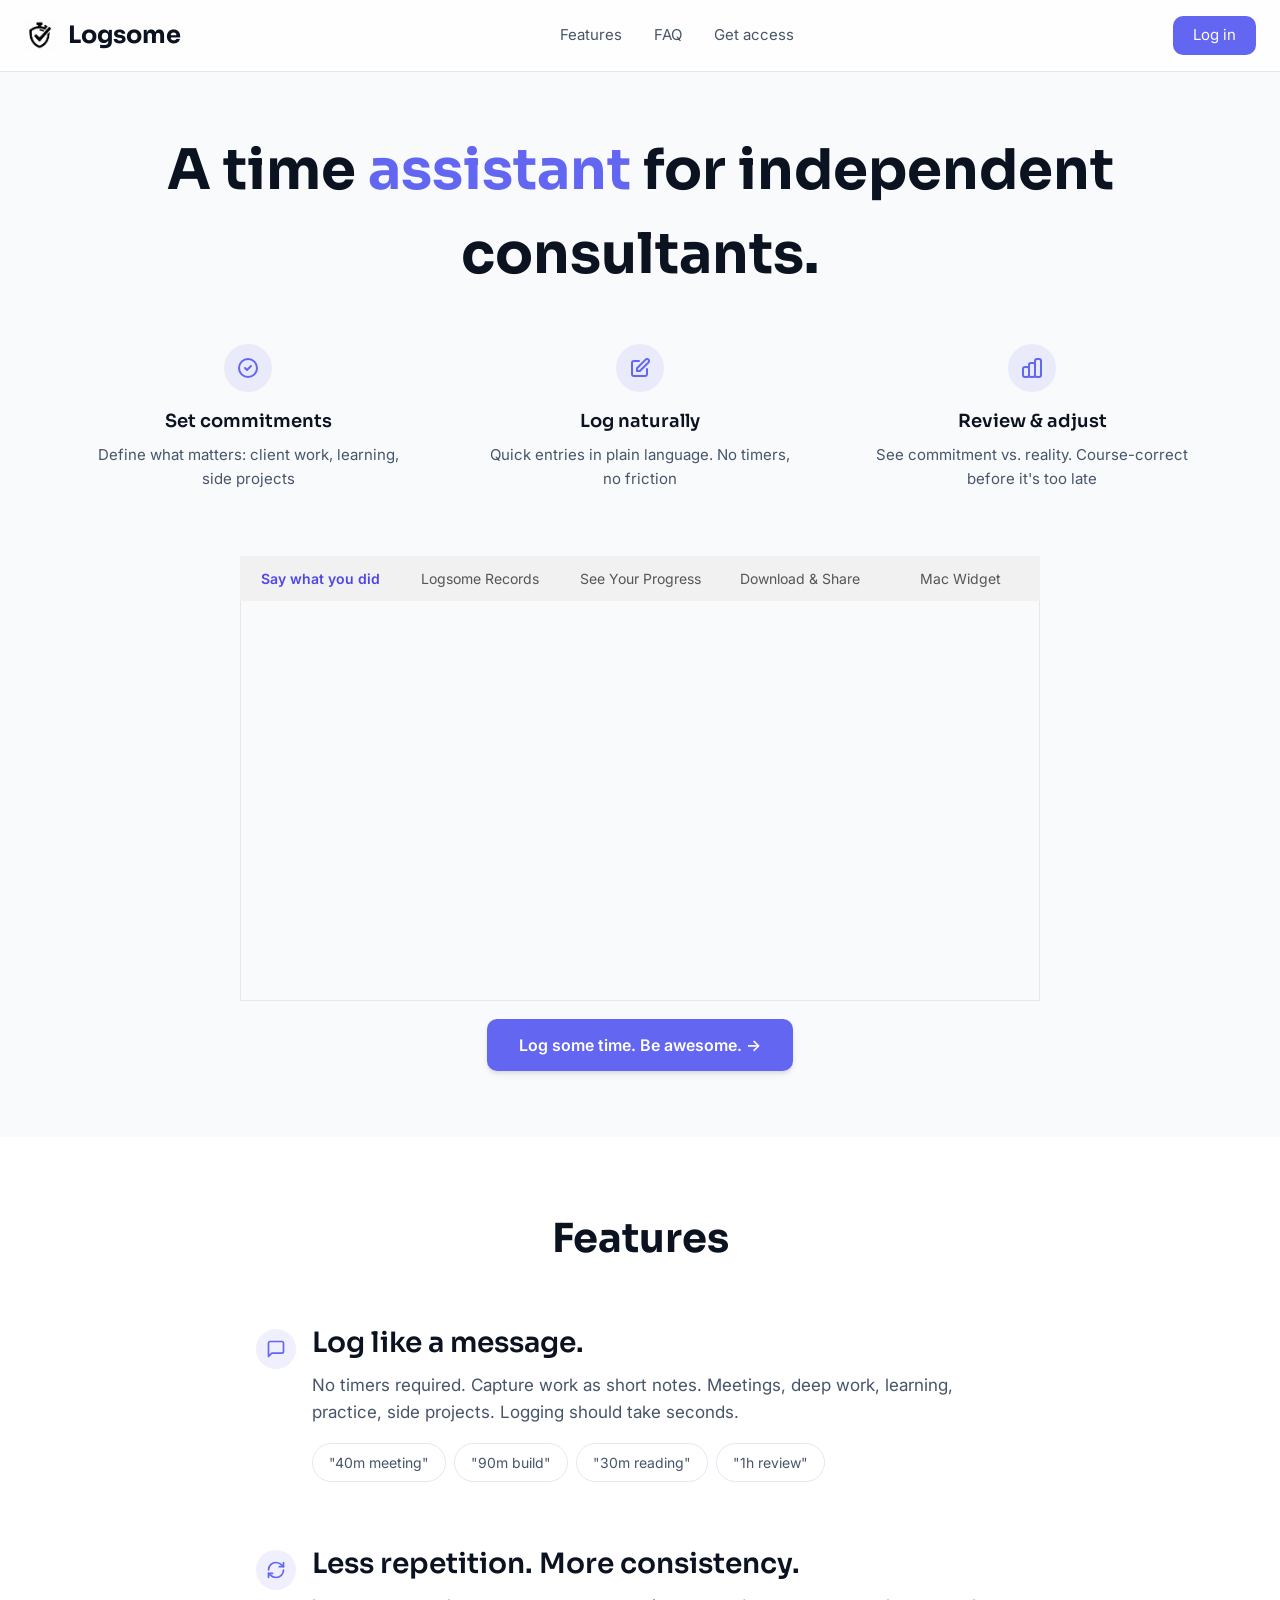
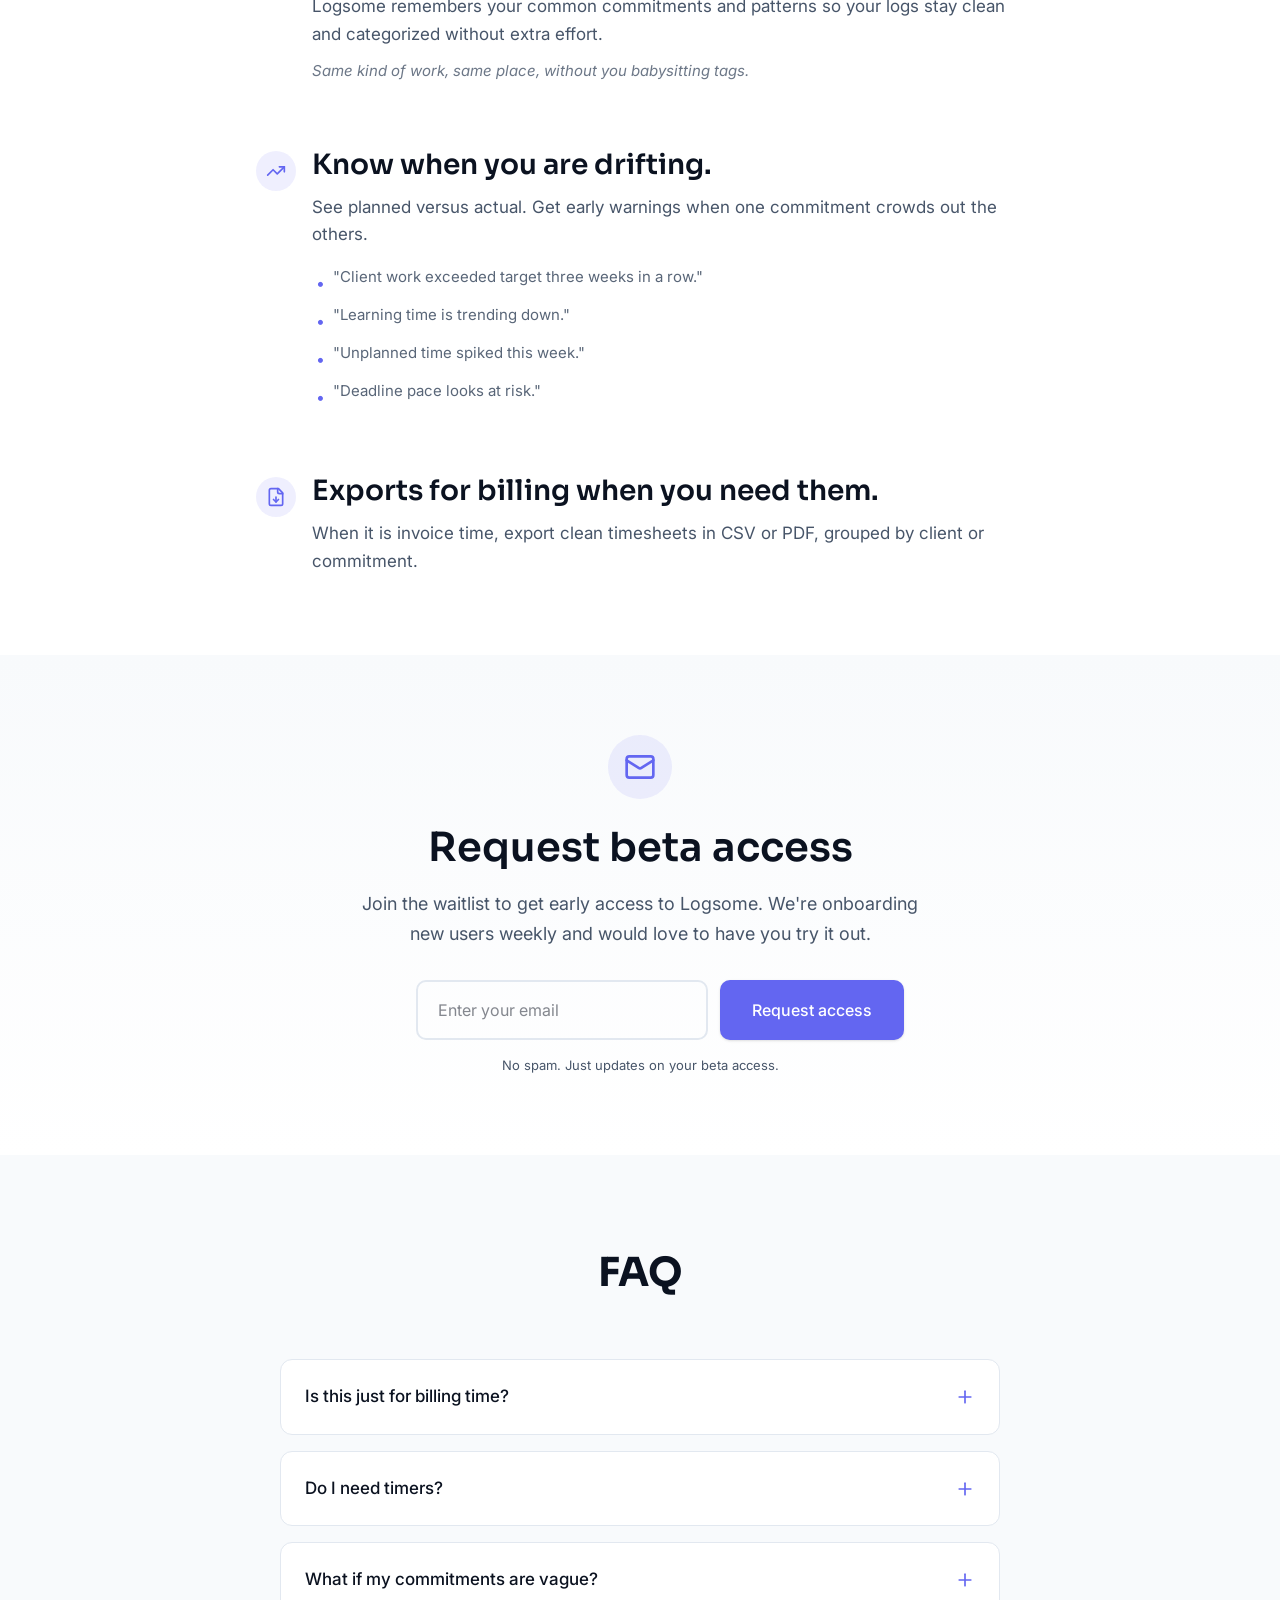
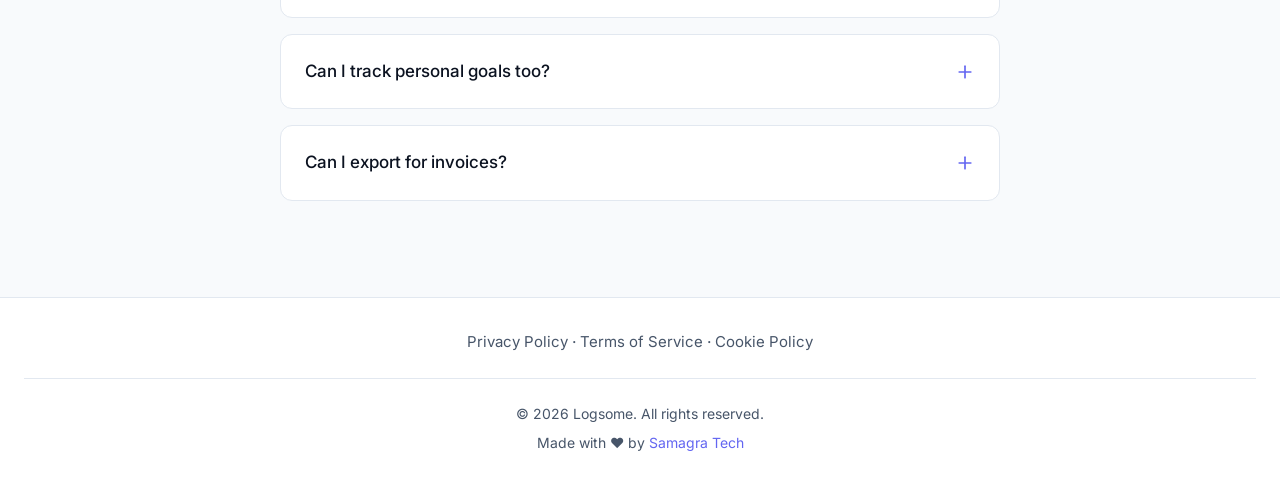
<file: index.html>
<!DOCTYPE html>
  <html lang="en">
    <head>
      <meta charset="UTF-8" />
      <link rel="icon" type="image/svg+xml" href="/favicon.svg" />
      <meta name="viewport" content="width=device-width, initial-scale=1.0" />
      <title>Logsome</title>
      <script type="module" crossorigin src="/assets/index-u8CtNoHy.js"></script>
      <link rel="stylesheet" crossorigin href="/assets/index-CJ9LyUy2.css">
    </head>

    <body>
      <div id="root"><link rel="preconnect" href="https://fonts.googleapis.com"/><link rel="preconnect" href="https://fonts.gstatic.com" crossorigin="anonymous"/><link href="https://fonts.googleapis.com/css2?family=Sora:wght@600;700&amp;family=Inter:wght@400;500&amp;display=swap" rel="stylesheet"/><div class="min-h-screen"><header class="fixed top-0 left-0 right-0 z-50 bg-white/80 backdrop-blur-md border-b border-border"><div class="max-w-7xl mx-auto px-6 py-4"><div class="flex items-center justify-between"><button class="flex items-center gap-3 cursor-pointer hover:opacity-80 transition-opacity"><img src="/assets/logo-lnxzyij1.png" alt="Logsome logo" class="w-8 h-8"/><span class="text-[24px] font-bold text-foreground font-[family-name:Sora]">Logsome</span></button><nav class="hidden md:flex items-center gap-8"><a href="#features" class="text-[15px] text-secondary hover:text-foreground transition-colors">Features</a><a href="#faq" class="text-[15px] text-secondary hover:text-foreground transition-colors">FAQ</a><a href="#beta-access" class="text-[15px] text-secondary hover:text-foreground transition-colors">Get access</a></nav><div class="flex items-center gap-3"><a href="https://app.logsome.app" class="px-5 py-2 text-[15px] text-white bg-primary rounded-[10px] hover:bg-[#4F46E5] transition-colors">Log in</a></div></div></div></header><section class="pt-32 pb-20 px-6 bg-background"><div class="max-w-6xl mx-auto text-center"><h1 class="text-[48px] md:text-[56px] leading-[1.2] font-bold mb-6 text-center font-[family-name:Sora]">A time <span class="text-primary">assistant</span> for independent consultants.</h1><div class="grid md:grid-cols-3 gap-6 mb-10"><div class="text-center p-6"><div class="w-12 h-12 rounded-full bg-primary/10 flex items-center justify-center mx-auto mb-4"><svg class="w-6 h-6 text-primary" fill="none" stroke="currentColor" viewBox="0 0 24 24"><path stroke-linecap="round" stroke-linejoin="round" stroke-width="2" d="M9 12l2 2 4-4m6 2a9 9 0 11-18 0 9 9 0 0118 0z"></path></svg></div><h3 class="font-semibold text-[18px] mb-2 font-[family-name:Sora]">Set commitments</h3><p class="text-[15px] text-secondary leading-relaxed">Define what matters: client work, learning, side projects</p></div><div class="text-center p-6"><div class="w-12 h-12 rounded-full bg-primary/10 flex items-center justify-center mx-auto mb-4"><svg class="w-6 h-6 text-primary" fill="none" stroke="currentColor" viewBox="0 0 24 24"><path stroke-linecap="round" stroke-linejoin="round" stroke-width="2" d="M11 5H6a2 2 0 00-2 2v11a2 2 0 002 2h11a2 2 0 002-2v-5m-1.414-9.414a2 2 0 112.828 2.828L11.828 15H9v-2.828l8.586-8.586z"></path></svg></div><h3 class="font-semibold text-[18px] mb-2 font-[family-name:Sora]">Log naturally</h3><p class="text-[15px] text-secondary leading-relaxed">Quick entries in plain language. No timers, no friction</p></div><div class="text-center p-6"><div class="w-12 h-12 rounded-full bg-primary/10 flex items-center justify-center mx-auto mb-4"><svg class="w-6 h-6 text-primary" fill="none" stroke="currentColor" viewBox="0 0 24 24"><path stroke-linecap="round" stroke-linejoin="round" stroke-width="2" d="M9 19v-6a2 2 0 00-2-2H5a2 2 0 00-2 2v6a2 2 0 002 2h2a2 2 0 002-2zm0 0V9a2 2 0 012-2h2a2 2 0 012 2v10m-6 0a2 2 0 002 2h2a2 2 0 002-2m0 0V5a2 2 0 012-2h2a2 2 0 012 2v14a2 2 0 01-2 2h-2a2 2 0 01-2-2z"></path></svg></div><h3 class="font-semibold text-[18px] mb-2 font-[family-name:Sora]">Review &amp; adjust</h3><p class="text-[15px] text-secondary leading-relaxed">See commitment vs. reality. Course-correct before it&#x27;s too late</p></div></div><div class="mx-auto max-w-[800px] mb-8"><div class="flex rounded-t-xl overflow-hidden" style="background:#f1f1f1"><button style="flex:1;padding:12px 8px;font-size:14px;font-weight:600;color:#4F46E5;border:none;cursor:pointer;transition:all 0.2s">Say what you did</button><button style="flex:1;padding:12px 8px;font-size:14px;font-weight:400;color:#555;border:none;cursor:pointer;transition:all 0.2s">Logsome Records</button><button style="flex:1;padding:12px 8px;font-size:14px;font-weight:400;color:#555;border:none;cursor:pointer;transition:all 0.2s">See Your Progress</button><button style="flex:1;padding:12px 8px;font-size:14px;font-weight:400;color:#555;border:none;cursor:pointer;transition:all 0.2s">Download &amp; Share</button><button style="flex:1;padding:12px 8px;font-size:14px;font-weight:400;color:#555;border:none;cursor:pointer;transition:all 0.2s">Mac Widget</button></div><div class="rounded-b-xl overflow-hidden" style="border:1px solid #e5e7eb;border-top:none"><video src="/videos/log-sml.mp4" autoplay="" muted="" playsinline="" class="w-full block" style="display:block"></video><video src="/videos/smart-sml.mp4" muted="" playsinline="" class="w-full block" style="display:none"></video><video src="/videos/chart-sml.mp4" muted="" playsinline="" class="w-full block" style="display:none"></video><video src="/videos/export-sml.mp4" muted="" playsinline="" class="w-full block" style="display:none"></video><video src="/videos/lwidget-sml.mp4" muted="" playsinline="" class="w-full block" style="display:none"></video></div></div><a href="#beta-access" class="inline-block px-8 py-4 text-[16px] font-semibold text-white bg-primary rounded-[10px] hover:bg-[#4F46E5] transition-colors shadow-md">Log some time. Be awesome. →</a></div></section><section id="features" class="py-20 px-6 bg-white"><div class="max-w-5xl mx-auto"><h2 class="text-[40px] leading-[1.1] font-bold text-foreground mb-16 text-center font-[family-name:Sora]">Features</h2><div class="space-y-16"><div class="max-w-3xl mx-auto"><div class="flex items-start gap-4 mb-4"><div class="w-10 h-10 rounded-full bg-primary/10 flex items-center justify-center flex-shrink-0 mt-1"><svg xmlns="http://www.w3.org/2000/svg" width="24" height="24" viewBox="0 0 24 24" fill="none" stroke="currentColor" stroke-width="2" stroke-linecap="round" stroke-linejoin="round" class="lucide lucide-message-square w-5 h-5 text-primary"><path d="M21 15a2 2 0 0 1-2 2H7l-4 4V5a2 2 0 0 1 2-2h14a2 2 0 0 1 2 2z"></path></svg></div><div><h3 class="text-[28px] leading-tight font-semibold mb-3 font-[family-name:Sora]">Log like a message.</h3><p class="text-[17px] text-secondary leading-relaxed mb-4">No timers required. Capture work as short notes. Meetings, deep work, learning, practice, side projects. Logging should take seconds.</p><div class="flex flex-wrap gap-2"><span class="px-4 py-2 bg-white border border-border rounded-full text-[14px] text-secondary">&quot;40m meeting&quot;</span><span class="px-4 py-2 bg-white border border-border rounded-full text-[14px] text-secondary">&quot;90m build&quot;</span><span class="px-4 py-2 bg-white border border-border rounded-full text-[14px] text-secondary">&quot;30m reading&quot;</span><span class="px-4 py-2 bg-white border border-border rounded-full text-[14px] text-secondary">&quot;1h review&quot;</span></div></div></div></div><div class="max-w-3xl mx-auto"><div class="flex items-start gap-4"><div class="w-10 h-10 rounded-full bg-primary/10 flex items-center justify-center flex-shrink-0 mt-1"><svg xmlns="http://www.w3.org/2000/svg" width="24" height="24" viewBox="0 0 24 24" fill="none" stroke="currentColor" stroke-width="2" stroke-linecap="round" stroke-linejoin="round" class="lucide lucide-refresh-cw w-5 h-5 text-primary"><path d="M3 12a9 9 0 0 1 9-9 9.75 9.75 0 0 1 6.74 2.74L21 8"></path><path d="M21 3v5h-5"></path><path d="M21 12a9 9 0 0 1-9 9 9.75 9.75 0 0 1-6.74-2.74L3 16"></path><path d="M8 16H3v5"></path></svg></div><div><h3 class="text-[28px] leading-tight font-semibold mb-3 font-[family-name:Sora]">Less repetition. More consistency.</h3><p class="text-[17px] text-secondary leading-relaxed mb-3">Logsome remembers your common commitments and patterns so your logs stay clean and categorized without extra effort.</p><p class="text-[15px] text-secondary/80 italic">Same kind of work, same place, without you babysitting tags.</p></div></div></div><div class="max-w-3xl mx-auto"><div class="flex items-start gap-4"><div class="w-10 h-10 rounded-full bg-primary/10 flex items-center justify-center flex-shrink-0 mt-1"><svg xmlns="http://www.w3.org/2000/svg" width="24" height="24" viewBox="0 0 24 24" fill="none" stroke="currentColor" stroke-width="2" stroke-linecap="round" stroke-linejoin="round" class="lucide lucide-trending-up w-5 h-5 text-primary"><polyline points="22 7 13.5 15.5 8.5 10.5 2 17"></polyline><polyline points="16 7 22 7 22 13"></polyline></svg></div><div><h3 class="text-[28px] leading-tight font-semibold mb-3 font-[family-name:Sora]">Know when you are drifting.</h3><p class="text-[17px] text-secondary leading-relaxed mb-4">See planned versus actual. Get early warnings when one commitment crowds out the others.</p><div class="space-y-2 pl-1"><div class="flex items-start gap-2"><span class="text-primary mt-1.5">•</span><p class="text-[15px] text-secondary/90 leading-relaxed">&quot;<!-- -->Client work exceeded target three weeks in a row.<!-- -->&quot;</p></div><div class="flex items-start gap-2"><span class="text-primary mt-1.5">•</span><p class="text-[15px] text-secondary/90 leading-relaxed">&quot;<!-- -->Learning time is trending down.<!-- -->&quot;</p></div><div class="flex items-start gap-2"><span class="text-primary mt-1.5">•</span><p class="text-[15px] text-secondary/90 leading-relaxed">&quot;<!-- -->Unplanned time spiked this week.<!-- -->&quot;</p></div><div class="flex items-start gap-2"><span class="text-primary mt-1.5">•</span><p class="text-[15px] text-secondary/90 leading-relaxed">&quot;<!-- -->Deadline pace looks at risk.<!-- -->&quot;</p></div></div></div></div></div><div class="max-w-3xl mx-auto"><div class="flex items-start gap-4"><div class="w-10 h-10 rounded-full bg-primary/10 flex items-center justify-center flex-shrink-0 mt-1"><svg xmlns="http://www.w3.org/2000/svg" width="24" height="24" viewBox="0 0 24 24" fill="none" stroke="currentColor" stroke-width="2" stroke-linecap="round" stroke-linejoin="round" class="lucide lucide-file-down w-5 h-5 text-primary"><path d="M15 2H6a2 2 0 0 0-2 2v16a2 2 0 0 0 2 2h12a2 2 0 0 0 2-2V7Z"></path><path d="M14 2v4a2 2 0 0 0 2 2h4"></path><path d="M12 18v-6"></path><path d="m9 15 3 3 3-3"></path></svg></div><div><h3 class="text-[28px] leading-tight font-semibold mb-3 font-[family-name:Sora]">Exports for billing when you need them.</h3><p class="text-[17px] text-secondary leading-relaxed">When it is invoice time, export clean timesheets in CSV or PDF, grouped by client or commitment.</p></div></div></div></div></div></section><section id="beta-access" class="py-20 px-6 bg-gradient-to-b from-background to-white"><div class="max-w-2xl mx-auto text-center"><div class="inline-flex items-center justify-center w-16 h-16 mb-6 rounded-full bg-primary/10"><svg xmlns="http://www.w3.org/2000/svg" width="24" height="24" viewBox="0 0 24 24" fill="none" stroke="currentColor" stroke-width="2" stroke-linecap="round" stroke-linejoin="round" class="lucide lucide-mail w-8 h-8 text-primary"><rect width="20" height="16" x="2" y="4" rx="2"></rect><path d="m22 7-8.97 5.7a1.94 1.94 0 0 1-2.06 0L2 7"></path></svg></div><h2 class="text-[40px] leading-tight font-semibold mb-4 font-[family-name:Sora]">Request beta access</h2><p class="text-[18px] text-secondary leading-relaxed mb-8 max-w-xl mx-auto">Join the waitlist to get early access to Logsome. We&#x27;re onboarding new users weekly and would love to have you try it out.</p><form class="max-w-md mx-auto"><div class="flex flex-col sm:flex-row gap-3"><input type="email" placeholder="Enter your email" required="" class="flex-1 px-5 py-4 text-[16px] border-2 border-border rounded-[10px] focus:outline-none focus:border-primary transition-colors" value=""/><button type="submit" class="px-8 py-4 bg-primary text-white rounded-[10px] font-medium text-[16px] hover:bg-primary/90 transition-colors shadow-sm hover:shadow-md whitespace-nowrap disabled:opacity-60 disabled:cursor-not-allowed">Request access</button></div><p class="text-[13px] text-secondary mt-4">No spam. Just updates on your beta access.</p></form></div></section><section id="faq" class="py-24 bg-background"><div class="max-w-3xl mx-auto px-6"><div class="text-center mb-16"><h2 class="text-[40px] leading-[1.1] font-bold text-foreground mb-4 font-[family-name:Sora]">FAQ</h2></div><div class="space-y-4"><div class="border border-border rounded-[12px] overflow-hidden bg-white"><button class="w-full flex items-center justify-between p-6 text-left hover:bg-background/50 transition-colors"><span class="text-[17px] font-medium text-foreground pr-4">Is this just for billing time?</span><div class="flex-shrink-0"><svg xmlns="http://www.w3.org/2000/svg" width="24" height="24" viewBox="0 0 24 24" fill="none" stroke="currentColor" stroke-width="2" stroke-linecap="round" stroke-linejoin="round" class="lucide lucide-plus w-5 h-5 text-primary"><path d="M5 12h14"></path><path d="M12 5v14"></path></svg></div></button></div><div class="border border-border rounded-[12px] overflow-hidden bg-white"><button class="w-full flex items-center justify-between p-6 text-left hover:bg-background/50 transition-colors"><span class="text-[17px] font-medium text-foreground pr-4">Do I need timers?</span><div class="flex-shrink-0"><svg xmlns="http://www.w3.org/2000/svg" width="24" height="24" viewBox="0 0 24 24" fill="none" stroke="currentColor" stroke-width="2" stroke-linecap="round" stroke-linejoin="round" class="lucide lucide-plus w-5 h-5 text-primary"><path d="M5 12h14"></path><path d="M12 5v14"></path></svg></div></button></div><div class="border border-border rounded-[12px] overflow-hidden bg-white"><button class="w-full flex items-center justify-between p-6 text-left hover:bg-background/50 transition-colors"><span class="text-[17px] font-medium text-foreground pr-4">What if my commitments are vague?</span><div class="flex-shrink-0"><svg xmlns="http://www.w3.org/2000/svg" width="24" height="24" viewBox="0 0 24 24" fill="none" stroke="currentColor" stroke-width="2" stroke-linecap="round" stroke-linejoin="round" class="lucide lucide-plus w-5 h-5 text-primary"><path d="M5 12h14"></path><path d="M12 5v14"></path></svg></div></button></div><div class="border border-border rounded-[12px] overflow-hidden bg-white"><button class="w-full flex items-center justify-between p-6 text-left hover:bg-background/50 transition-colors"><span class="text-[17px] font-medium text-foreground pr-4">Can I track personal goals too?</span><div class="flex-shrink-0"><svg xmlns="http://www.w3.org/2000/svg" width="24" height="24" viewBox="0 0 24 24" fill="none" stroke="currentColor" stroke-width="2" stroke-linecap="round" stroke-linejoin="round" class="lucide lucide-plus w-5 h-5 text-primary"><path d="M5 12h14"></path><path d="M12 5v14"></path></svg></div></button></div><div class="border border-border rounded-[12px] overflow-hidden bg-white"><button class="w-full flex items-center justify-between p-6 text-left hover:bg-background/50 transition-colors"><span class="text-[17px] font-medium text-foreground pr-4">Can I export for invoices?</span><div class="flex-shrink-0"><svg xmlns="http://www.w3.org/2000/svg" width="24" height="24" viewBox="0 0 24 24" fill="none" stroke="currentColor" stroke-width="2" stroke-linecap="round" stroke-linejoin="round" class="lucide lucide-plus w-5 h-5 text-primary"><path d="M5 12h14"></path><path d="M12 5v14"></path></svg></div></button></div></div></div></section><footer class="bg-white border-t border-border"><div class="max-w-7xl mx-auto px-6 py-8"><div class="flex flex-wrap items-center justify-center gap-x-3 gap-y-3 mb-6"><a class="text-[15px] text-secondary hover:text-primary transition-colors text-center" href="/privacy-policy" data-discover="true">Privacy Policy</a><span class="inline-block text-secondary select-none px-1">·</span><a class="text-[15px] text-secondary hover:text-primary transition-colors text-center" href="/terms-of-service" data-discover="true">Terms of Service</a><span class="inline-block text-secondary select-none px-1">·</span><a class="text-[15px] text-secondary hover:text-primary transition-colors text-center" href="/cookie-policy" data-discover="true">Cookie Policy</a></div><div class="pt-6 border-t border-border flex flex-col items-center gap-2"><p class="text-[14px] text-secondary text-center">© <!-- -->2026<!-- --> Logsome. All rights reserved.</p><p class="text-[14px] text-secondary">Made with ❤️ by<!-- --> <a href="https://samagra.xyz" target="_blank" rel="noopener noreferrer" class="text-primary hover:underline">Samagra Tech</a></p></div></div></footer></div></div>
    </body>
  </html>
</file>
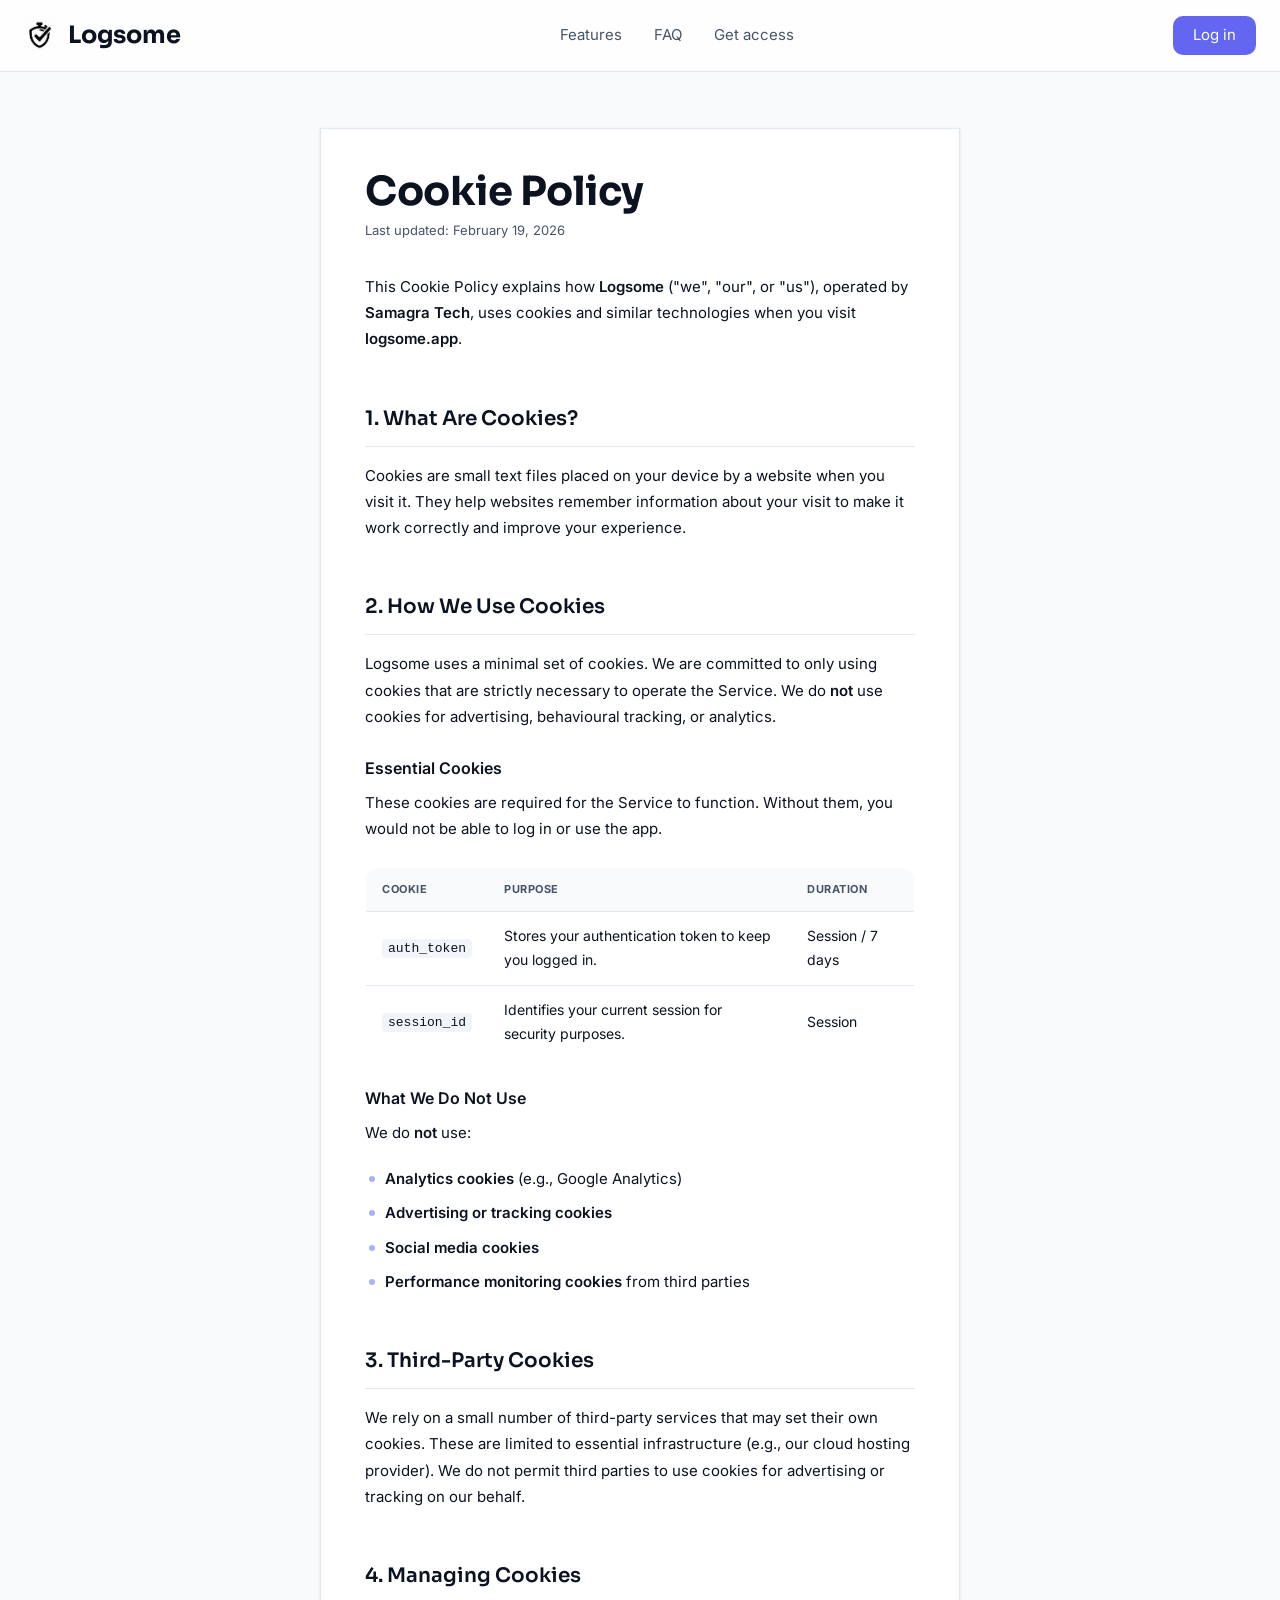
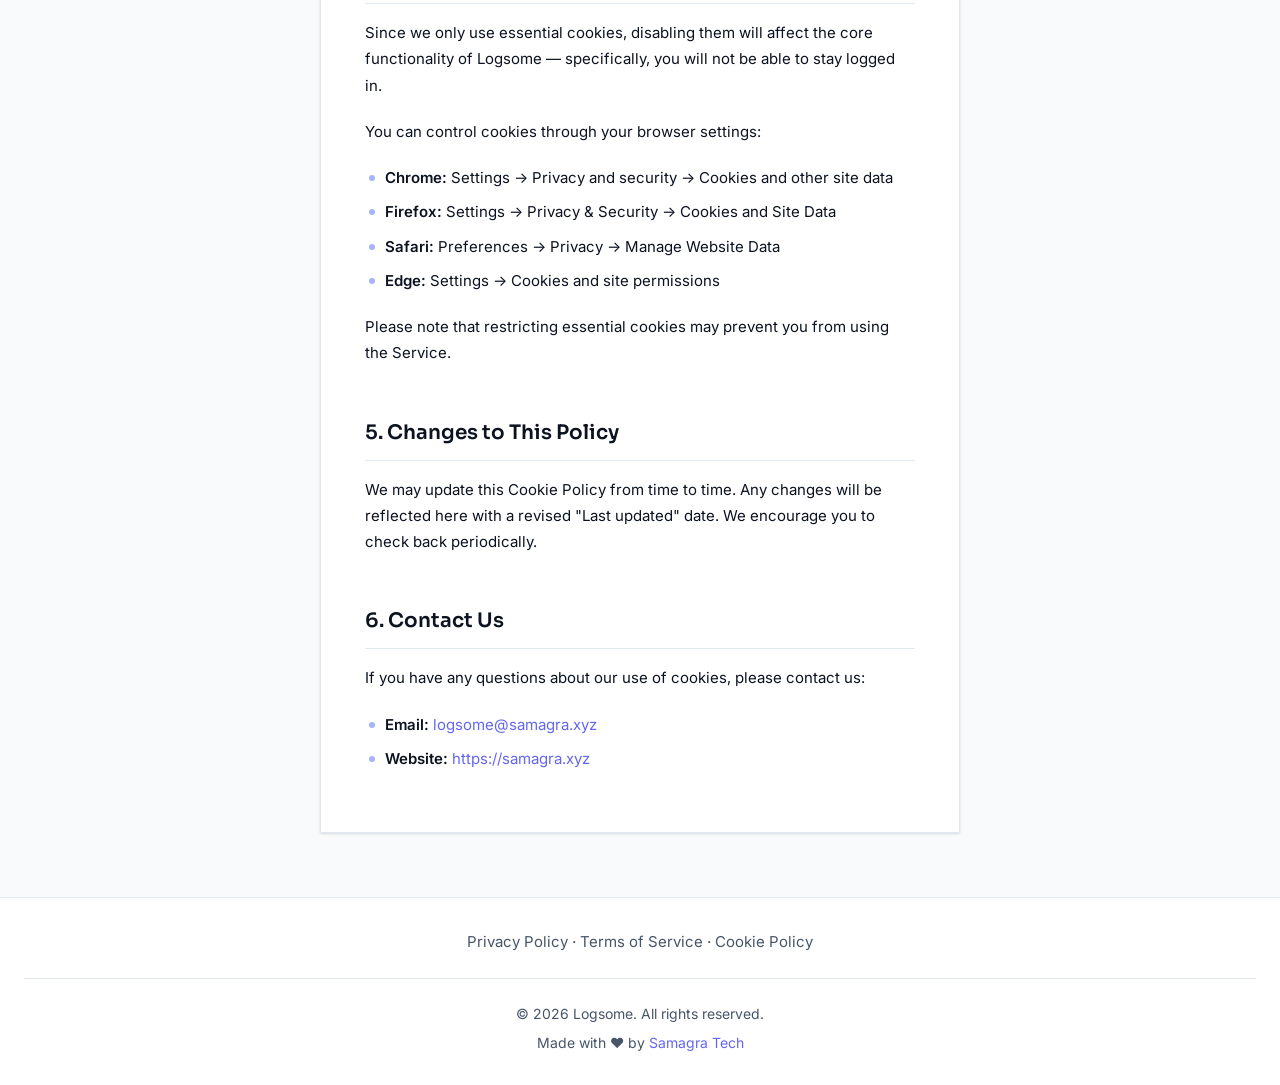
<file: cookie-policy/index.html>
<!DOCTYPE html>
  <html lang="en">
    <head>
      <meta charset="UTF-8" />
      <link rel="icon" type="image/svg+xml" href="/favicon.svg" />
      <meta name="viewport" content="width=device-width, initial-scale=1.0" />
      <title>Logsome</title>
      <script type="module" crossorigin src="/assets/index-u8CtNoHy.js"></script>
      <link rel="stylesheet" crossorigin href="/assets/index-CJ9LyUy2.css">
    </head>

    <body>
      <div id="root"><link rel="preconnect" href="https://fonts.googleapis.com"/><link rel="preconnect" href="https://fonts.gstatic.com" crossorigin="anonymous"/><link href="https://fonts.googleapis.com/css2?family=Sora:wght@600;700&amp;family=Inter:wght@400;500&amp;display=swap" rel="stylesheet"/><div class="min-h-screen bg-[#F8FAFC]"><header class="fixed top-0 left-0 right-0 z-50 bg-white/80 backdrop-blur-md border-b border-border"><div class="max-w-7xl mx-auto px-6 py-4"><div class="flex items-center justify-between"><button class="flex items-center gap-3 cursor-pointer hover:opacity-80 transition-opacity"><img src="/assets/logo-lnxzyij1.png" alt="Logsome logo" class="w-8 h-8"/><span class="text-[24px] font-bold text-foreground font-[family-name:Sora]">Logsome</span></button><nav class="hidden md:flex items-center gap-8"><a href="#features" class="text-[15px] text-secondary hover:text-foreground transition-colors">Features</a><a href="#faq" class="text-[15px] text-secondary hover:text-foreground transition-colors">FAQ</a><a href="#beta-access" class="text-[15px] text-secondary hover:text-foreground transition-colors">Get access</a></nav><div class="flex items-center gap-3"><a href="https://app.logsome.app" class="px-5 py-2 text-[15px] text-white bg-primary rounded-[10px] hover:bg-[#4F46E5] transition-colors">Log in</a></div></div></div></header><main class="max-w-2xl mx-auto px-4 sm:px-8 pt-32 pb-16 mb-16"><div class="bg-white rounded-2xl border border-border shadow-sm px-6 sm:px-10 py-10 sm:py-12"><article class="md-body"><h1>Cookie Policy</h1>
<p><em>Last updated: February 19, 2026</em></p>
<p>This Cookie Policy explains how <strong>Logsome</strong> (&quot;we&quot;, &quot;our&quot;, or &quot;us&quot;), operated by <strong>Samagra Tech</strong>, uses cookies and similar technologies when you visit <strong>logsome.app</strong>.</p>
<h2>1. What Are Cookies?</h2>
<p>Cookies are small text files placed on your device by a website when you visit it. They help websites remember information about your visit to make it work correctly and improve your experience.</p>
<h2>2. How We Use Cookies</h2>
<p>Logsome uses a minimal set of cookies. We are committed to only using cookies that are strictly necessary to operate the Service. We do <strong>not</strong> use cookies for advertising, behavioural tracking, or analytics.</p>
<h3>Essential Cookies</h3>
<p>These cookies are required for the Service to function. Without them, you would not be able to log in or use the app.</p>
<table><thead><tr><th>Cookie</th><th>Purpose</th><th>Duration</th></tr></thead><tbody><tr><td><code>auth_token</code></td><td>Stores your authentication token to keep you logged in.</td><td>Session / 7 days</td></tr><tr><td><code>session_id</code></td><td>Identifies your current session for security purposes.</td><td>Session</td></tr></tbody></table>
<h3>What We Do Not Use</h3>
<p>We do <strong>not</strong> use:</p>
<ul>
<li><strong>Analytics cookies</strong> (e.g., Google Analytics)</li>
<li><strong>Advertising or tracking cookies</strong></li>
<li><strong>Social media cookies</strong></li>
<li><strong>Performance monitoring cookies</strong> from third parties</li>
</ul>
<h2>3. Third-Party Cookies</h2>
<p>We rely on a small number of third-party services that may set their own cookies. These are limited to essential infrastructure (e.g., our cloud hosting provider). We do not permit third parties to use cookies for advertising or tracking on our behalf.</p>
<h2>4. Managing Cookies</h2>
<p>Since we only use essential cookies, disabling them will affect the core functionality of Logsome — specifically, you will not be able to stay logged in.</p>
<p>You can control cookies through your browser settings:</p>
<ul>
<li><strong>Chrome:</strong> Settings → Privacy and security → Cookies and other site data</li>
<li><strong>Firefox:</strong> Settings → Privacy &amp; Security → Cookies and Site Data</li>
<li><strong>Safari:</strong> Preferences → Privacy → Manage Website Data</li>
<li><strong>Edge:</strong> Settings → Cookies and site permissions</li>
</ul>
<p>Please note that restricting essential cookies may prevent you from using the Service.</p>
<h2>5. Changes to This Policy</h2>
<p>We may update this Cookie Policy from time to time. Any changes will be reflected here with a revised &quot;Last updated&quot; date. We encourage you to check back periodically.</p>
<h2>6. Contact Us</h2>
<p>If you have any questions about our use of cookies, please contact us:</p>
<ul>
<li><strong>Email:</strong> <a href="mailto:logsome@samagra.xyz">logsome@samagra.xyz</a></li>
<li><strong>Website:</strong> <a href="https://samagra.xyz">https://samagra.xyz</a></li>
</ul></article></div></main><footer class="bg-white border-t border-border"><div class="max-w-7xl mx-auto px-6 py-8"><div class="flex flex-wrap items-center justify-center gap-x-3 gap-y-3 mb-6"><a class="text-[15px] text-secondary hover:text-primary transition-colors text-center" href="/privacy-policy" data-discover="true">Privacy Policy</a><span class="inline-block text-secondary select-none px-1">·</span><a class="text-[15px] text-secondary hover:text-primary transition-colors text-center" href="/terms-of-service" data-discover="true">Terms of Service</a><span class="inline-block text-secondary select-none px-1">·</span><a class="text-[15px] text-secondary hover:text-primary transition-colors text-center" href="/cookie-policy" data-discover="true">Cookie Policy</a></div><div class="pt-6 border-t border-border flex flex-col items-center gap-2"><p class="text-[14px] text-secondary text-center">© <!-- -->2026<!-- --> Logsome. All rights reserved.</p><p class="text-[14px] text-secondary">Made with ❤️ by<!-- --> <a href="https://samagra.xyz" target="_blank" rel="noopener noreferrer" class="text-primary hover:underline">Samagra Tech</a></p></div></div></footer></div></div>
    </body>
  </html>
</file>
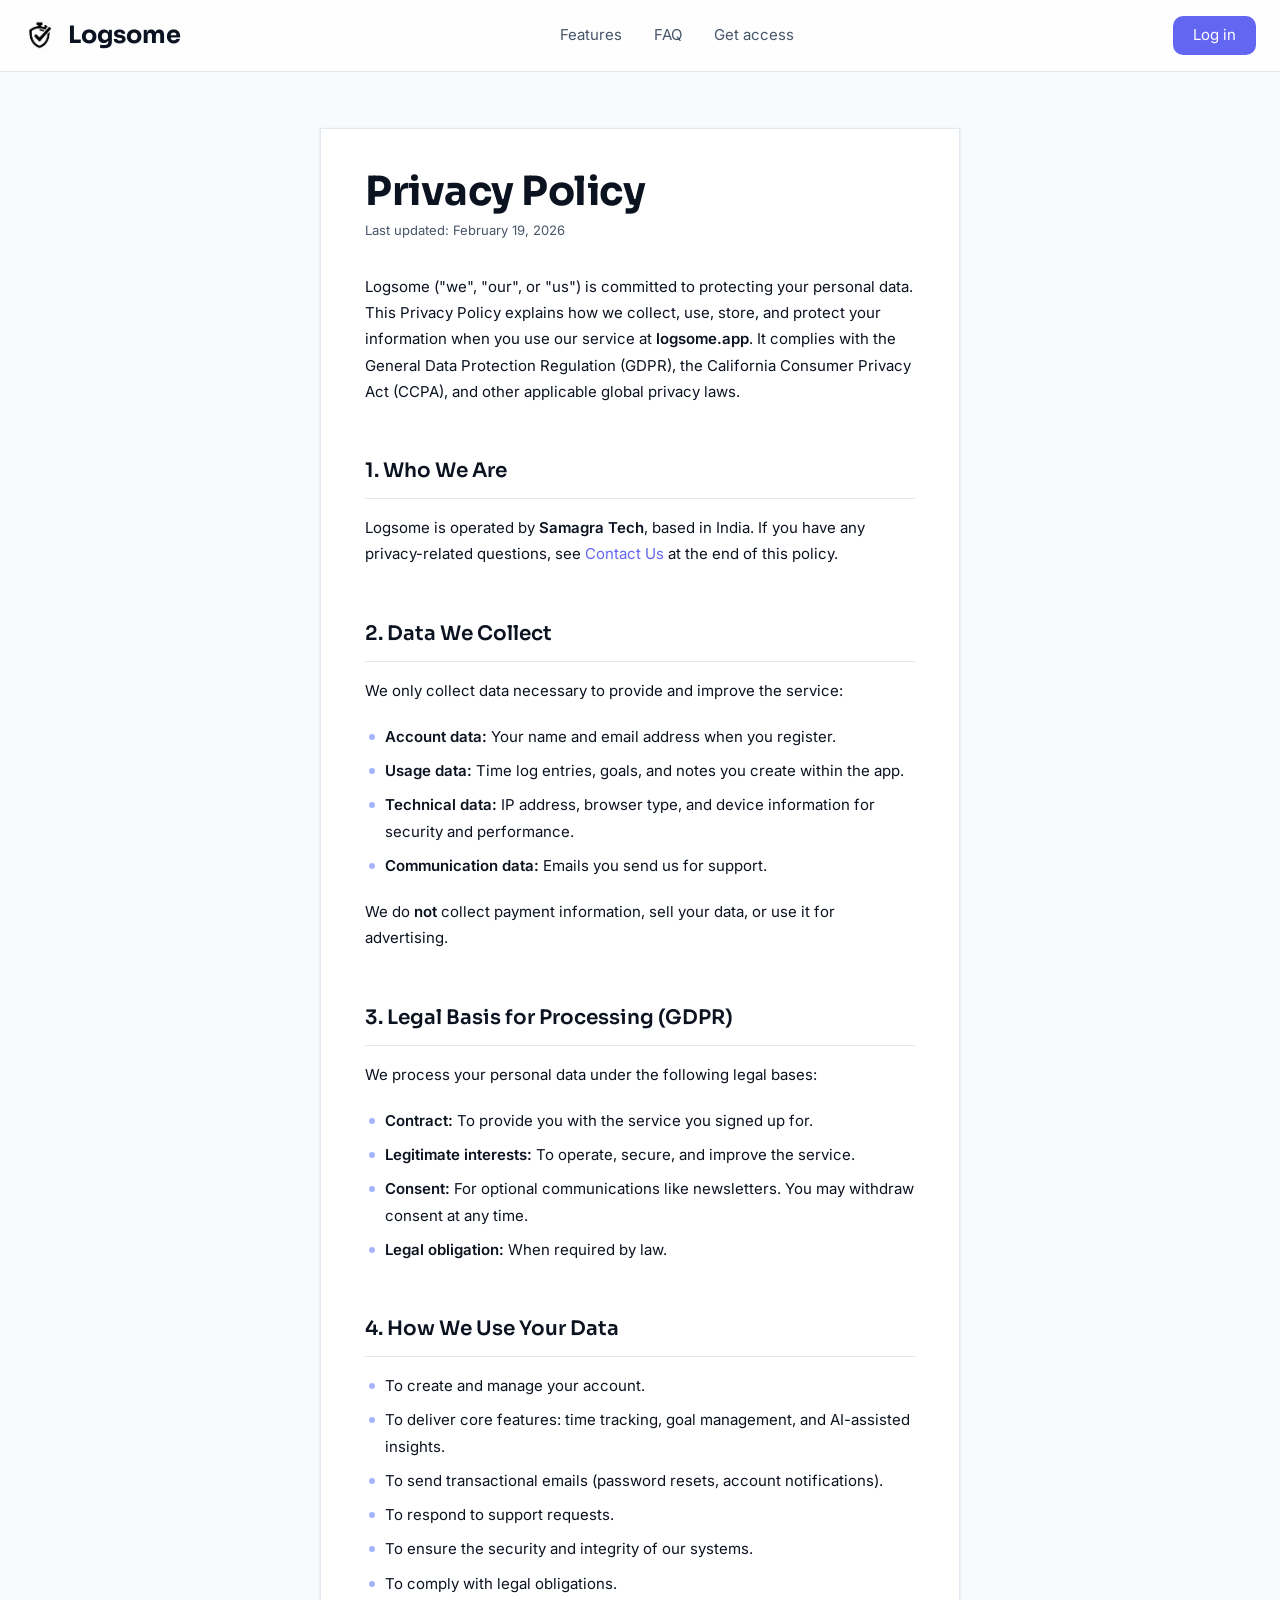
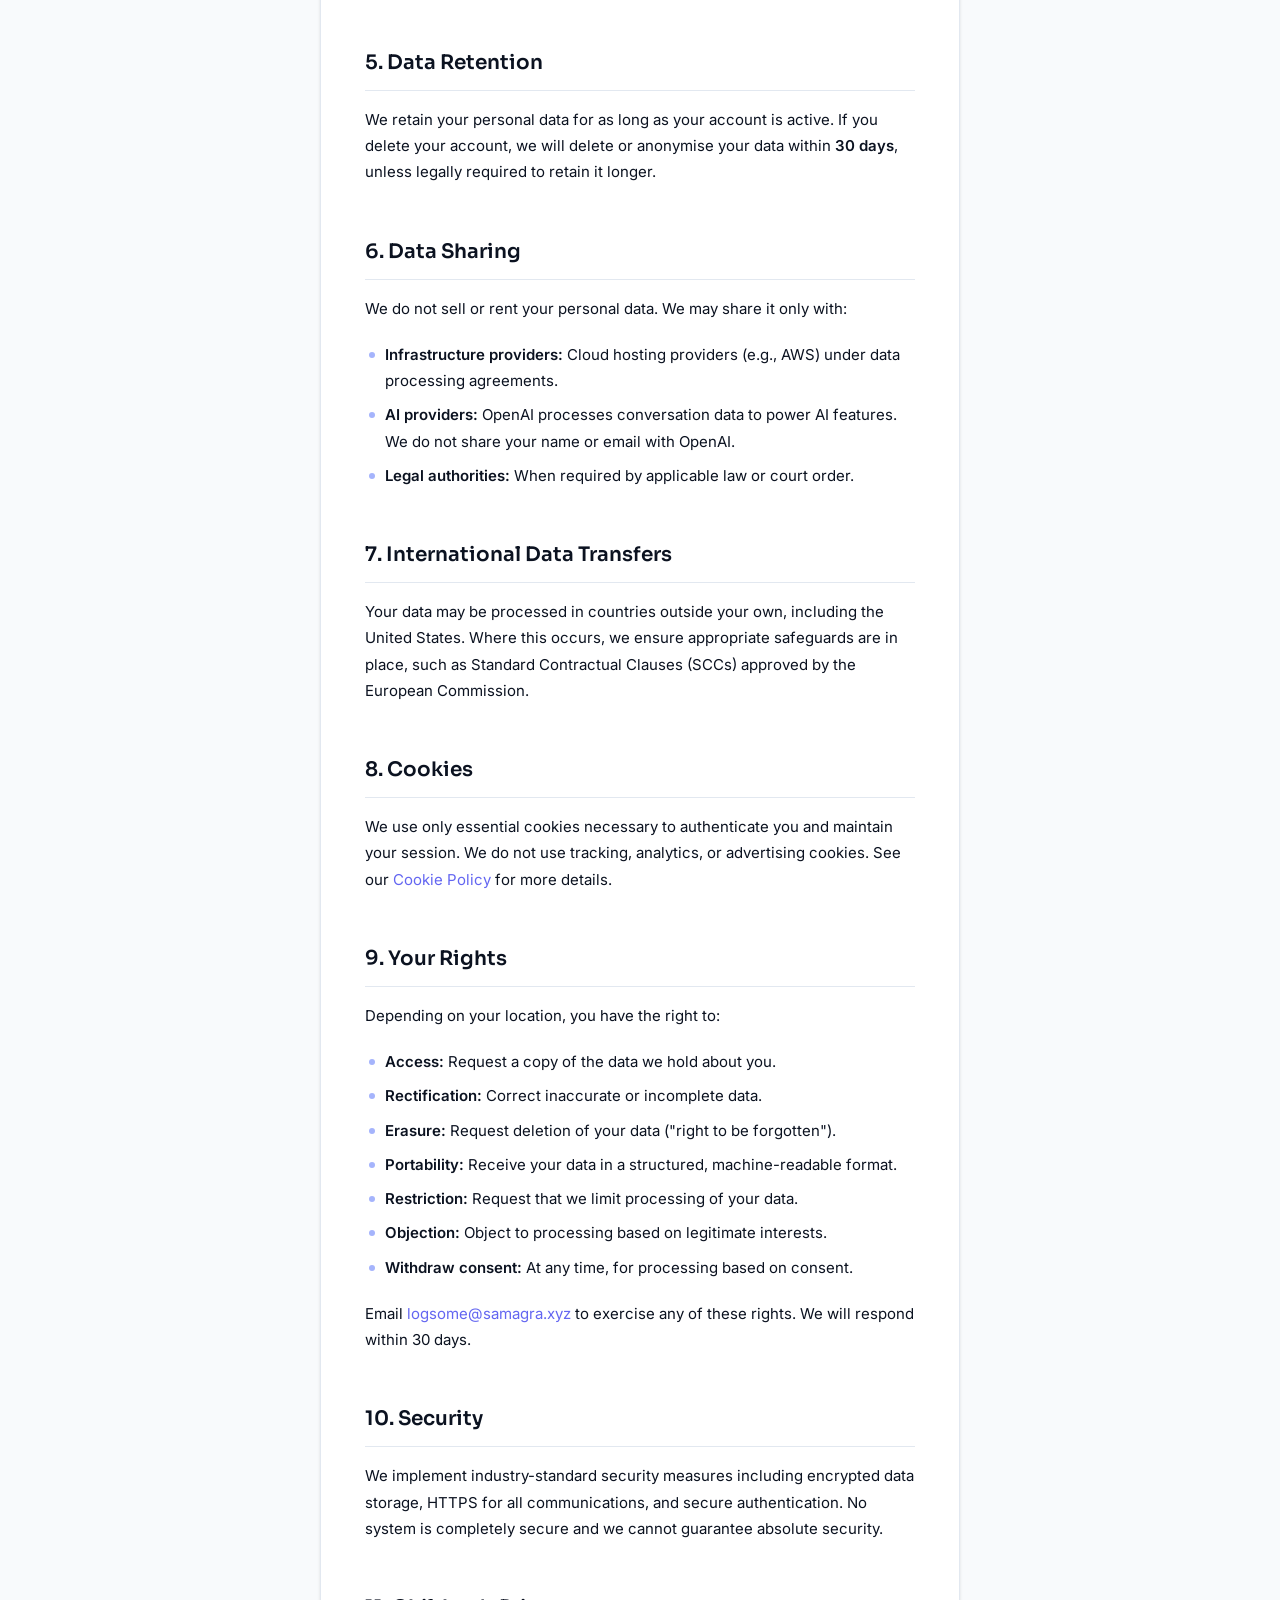
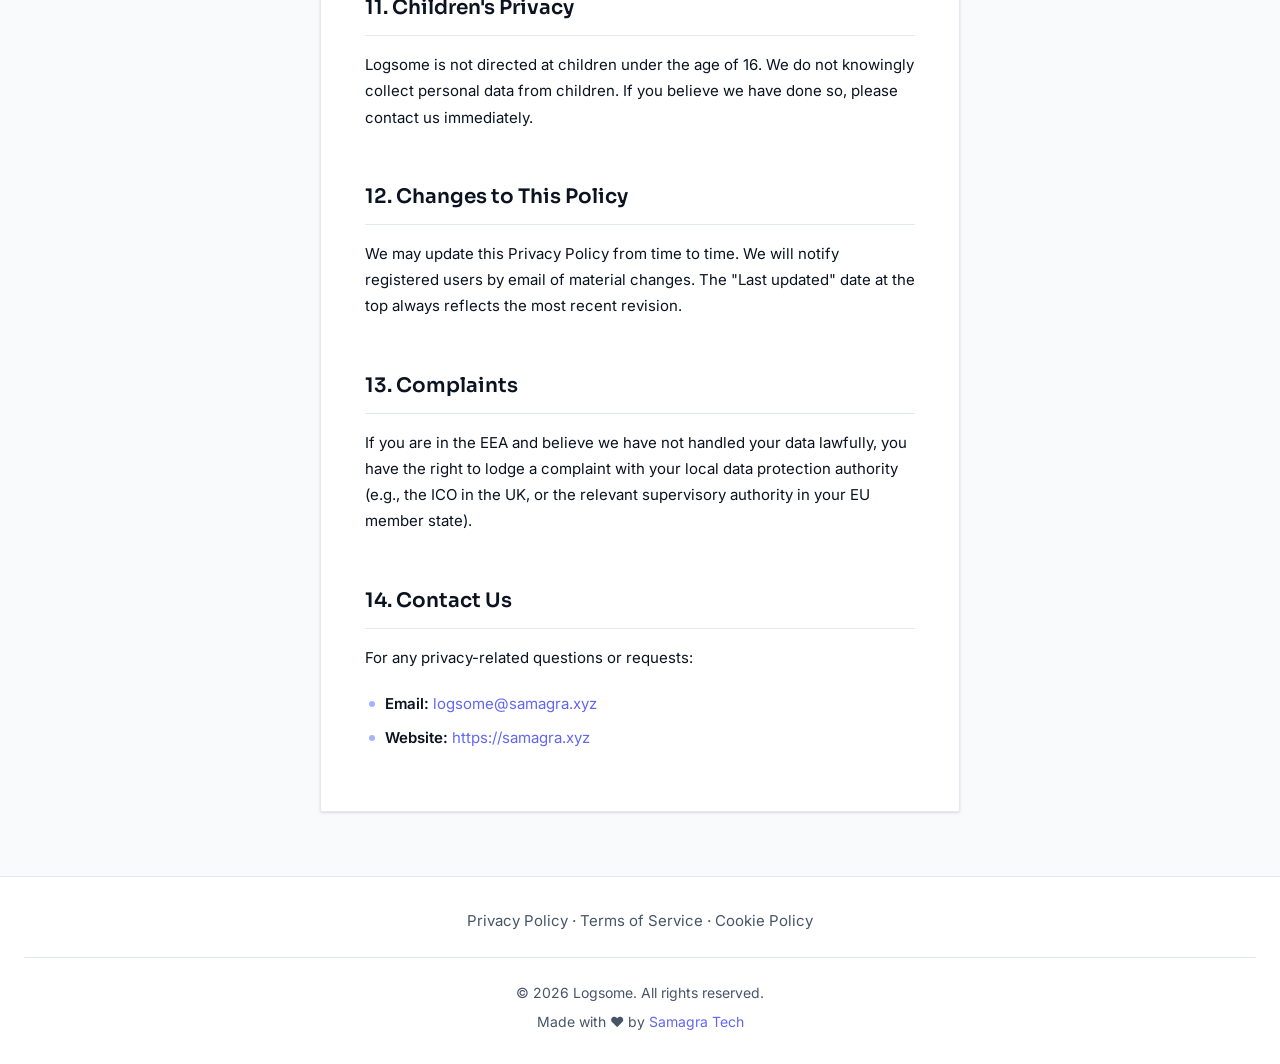
<file: privacy-policy/index.html>
<!DOCTYPE html>
  <html lang="en">
    <head>
      <meta charset="UTF-8" />
      <link rel="icon" type="image/svg+xml" href="/favicon.svg" />
      <meta name="viewport" content="width=device-width, initial-scale=1.0" />
      <title>Logsome</title>
      <script type="module" crossorigin src="/assets/index-u8CtNoHy.js"></script>
      <link rel="stylesheet" crossorigin href="/assets/index-CJ9LyUy2.css">
    </head>

    <body>
      <div id="root"><link rel="preconnect" href="https://fonts.googleapis.com"/><link rel="preconnect" href="https://fonts.gstatic.com" crossorigin="anonymous"/><link href="https://fonts.googleapis.com/css2?family=Sora:wght@600;700&amp;family=Inter:wght@400;500&amp;display=swap" rel="stylesheet"/><div class="min-h-screen bg-[#F8FAFC]"><header class="fixed top-0 left-0 right-0 z-50 bg-white/80 backdrop-blur-md border-b border-border"><div class="max-w-7xl mx-auto px-6 py-4"><div class="flex items-center justify-between"><button class="flex items-center gap-3 cursor-pointer hover:opacity-80 transition-opacity"><img src="/assets/logo-lnxzyij1.png" alt="Logsome logo" class="w-8 h-8"/><span class="text-[24px] font-bold text-foreground font-[family-name:Sora]">Logsome</span></button><nav class="hidden md:flex items-center gap-8"><a href="#features" class="text-[15px] text-secondary hover:text-foreground transition-colors">Features</a><a href="#faq" class="text-[15px] text-secondary hover:text-foreground transition-colors">FAQ</a><a href="#beta-access" class="text-[15px] text-secondary hover:text-foreground transition-colors">Get access</a></nav><div class="flex items-center gap-3"><a href="https://app.logsome.app" class="px-5 py-2 text-[15px] text-white bg-primary rounded-[10px] hover:bg-[#4F46E5] transition-colors">Log in</a></div></div></div></header><main class="max-w-2xl mx-auto px-4 sm:px-8 pt-32 pb-16 mb-16"><div class="bg-white rounded-2xl border border-border shadow-sm px-6 sm:px-10 py-10 sm:py-12"><article class="md-body"><h1>Privacy Policy</h1>
<p><em>Last updated: February 19, 2026</em></p>
<p>Logsome (&quot;we&quot;, &quot;our&quot;, or &quot;us&quot;) is committed to protecting your personal data. This Privacy Policy explains how we collect, use, store, and protect your information when you use our service at <strong>logsome.app</strong>. It complies with the General Data Protection Regulation (GDPR), the California Consumer Privacy Act (CCPA), and other applicable global privacy laws.</p>
<h2>1. Who We Are</h2>
<p>Logsome is operated by <strong>Samagra Tech</strong>, based in India. If you have any privacy-related questions, see <a href="#14-contact-us">Contact Us</a> at the end of this policy.</p>
<h2>2. Data We Collect</h2>
<p>We only collect data necessary to provide and improve the service:</p>
<ul>
<li><strong>Account data:</strong> Your name and email address when you register.</li>
<li><strong>Usage data:</strong> Time log entries, goals, and notes you create within the app.</li>
<li><strong>Technical data:</strong> IP address, browser type, and device information for security and performance.</li>
<li><strong>Communication data:</strong> Emails you send us for support.</li>
</ul>
<p>We do <strong>not</strong> collect payment information, sell your data, or use it for advertising.</p>
<h2>3. Legal Basis for Processing (GDPR)</h2>
<p>We process your personal data under the following legal bases:</p>
<ul>
<li><strong>Contract:</strong> To provide you with the service you signed up for.</li>
<li><strong>Legitimate interests:</strong> To operate, secure, and improve the service.</li>
<li><strong>Consent:</strong> For optional communications like newsletters. You may withdraw consent at any time.</li>
<li><strong>Legal obligation:</strong> When required by law.</li>
</ul>
<h2>4. How We Use Your Data</h2>
<ul>
<li>To create and manage your account.</li>
<li>To deliver core features: time tracking, goal management, and AI-assisted insights.</li>
<li>To send transactional emails (password resets, account notifications).</li>
<li>To respond to support requests.</li>
<li>To ensure the security and integrity of our systems.</li>
<li>To comply with legal obligations.</li>
</ul>
<h2>5. Data Retention</h2>
<p>We retain your personal data for as long as your account is active. If you delete your account, we will delete or anonymise your data within <strong>30 days</strong>, unless legally required to retain it longer.</p>
<h2>6. Data Sharing</h2>
<p>We do not sell or rent your personal data. We may share it only with:</p>
<ul>
<li><strong>Infrastructure providers:</strong> Cloud hosting providers (e.g., AWS) under data processing agreements.</li>
<li><strong>AI providers:</strong> OpenAI processes conversation data to power AI features. We do not share your name or email with OpenAI.</li>
<li><strong>Legal authorities:</strong> When required by applicable law or court order.</li>
</ul>
<h2>7. International Data Transfers</h2>
<p>Your data may be processed in countries outside your own, including the United States. Where this occurs, we ensure appropriate safeguards are in place, such as Standard Contractual Clauses (SCCs) approved by the European Commission.</p>
<h2>8. Cookies</h2>
<p>We use only essential cookies necessary to authenticate you and maintain your session. We do not use tracking, analytics, or advertising cookies. See our <a href="#">Cookie Policy</a> for more details.</p>
<h2>9. Your Rights</h2>
<p>Depending on your location, you have the right to:</p>
<ul>
<li><strong>Access:</strong> Request a copy of the data we hold about you.</li>
<li><strong>Rectification:</strong> Correct inaccurate or incomplete data.</li>
<li><strong>Erasure:</strong> Request deletion of your data (&quot;right to be forgotten&quot;).</li>
<li><strong>Portability:</strong> Receive your data in a structured, machine-readable format.</li>
<li><strong>Restriction:</strong> Request that we limit processing of your data.</li>
<li><strong>Objection:</strong> Object to processing based on legitimate interests.</li>
<li><strong>Withdraw consent:</strong> At any time, for processing based on consent.</li>
</ul>
<p>Email <a href="mailto:logsome@samagra.xyz">logsome@samagra.xyz</a> to exercise any of these rights. We will respond within 30 days.</p>
<h2>10. Security</h2>
<p>We implement industry-standard security measures including encrypted data storage, HTTPS for all communications, and secure authentication. No system is completely secure and we cannot guarantee absolute security.</p>
<h2>11. Children&#x27;s Privacy</h2>
<p>Logsome is not directed at children under the age of 16. We do not knowingly collect personal data from children. If you believe we have done so, please contact us immediately.</p>
<h2>12. Changes to This Policy</h2>
<p>We may update this Privacy Policy from time to time. We will notify registered users by email of material changes. The &quot;Last updated&quot; date at the top always reflects the most recent revision.</p>
<h2>13. Complaints</h2>
<p>If you are in the EEA and believe we have not handled your data lawfully, you have the right to lodge a complaint with your local data protection authority (e.g., the ICO in the UK, or the relevant supervisory authority in your EU member state).</p>
<h2>14. Contact Us</h2>
<p>For any privacy-related questions or requests:</p>
<ul>
<li><strong>Email:</strong> <a href="mailto:logsome@samagra.xyz">logsome@samagra.xyz</a></li>
<li><strong>Website:</strong> <a href="https://samagra.xyz">https://samagra.xyz</a></li>
</ul></article></div></main><footer class="bg-white border-t border-border"><div class="max-w-7xl mx-auto px-6 py-8"><div class="flex flex-wrap items-center justify-center gap-x-3 gap-y-3 mb-6"><a class="text-[15px] text-secondary hover:text-primary transition-colors text-center" href="/privacy-policy" data-discover="true">Privacy Policy</a><span class="inline-block text-secondary select-none px-1">·</span><a class="text-[15px] text-secondary hover:text-primary transition-colors text-center" href="/terms-of-service" data-discover="true">Terms of Service</a><span class="inline-block text-secondary select-none px-1">·</span><a class="text-[15px] text-secondary hover:text-primary transition-colors text-center" href="/cookie-policy" data-discover="true">Cookie Policy</a></div><div class="pt-6 border-t border-border flex flex-col items-center gap-2"><p class="text-[14px] text-secondary text-center">© <!-- -->2026<!-- --> Logsome. All rights reserved.</p><p class="text-[14px] text-secondary">Made with ❤️ by<!-- --> <a href="https://samagra.xyz" target="_blank" rel="noopener noreferrer" class="text-primary hover:underline">Samagra Tech</a></p></div></div></footer></div></div>
    </body>
  </html>
</file>
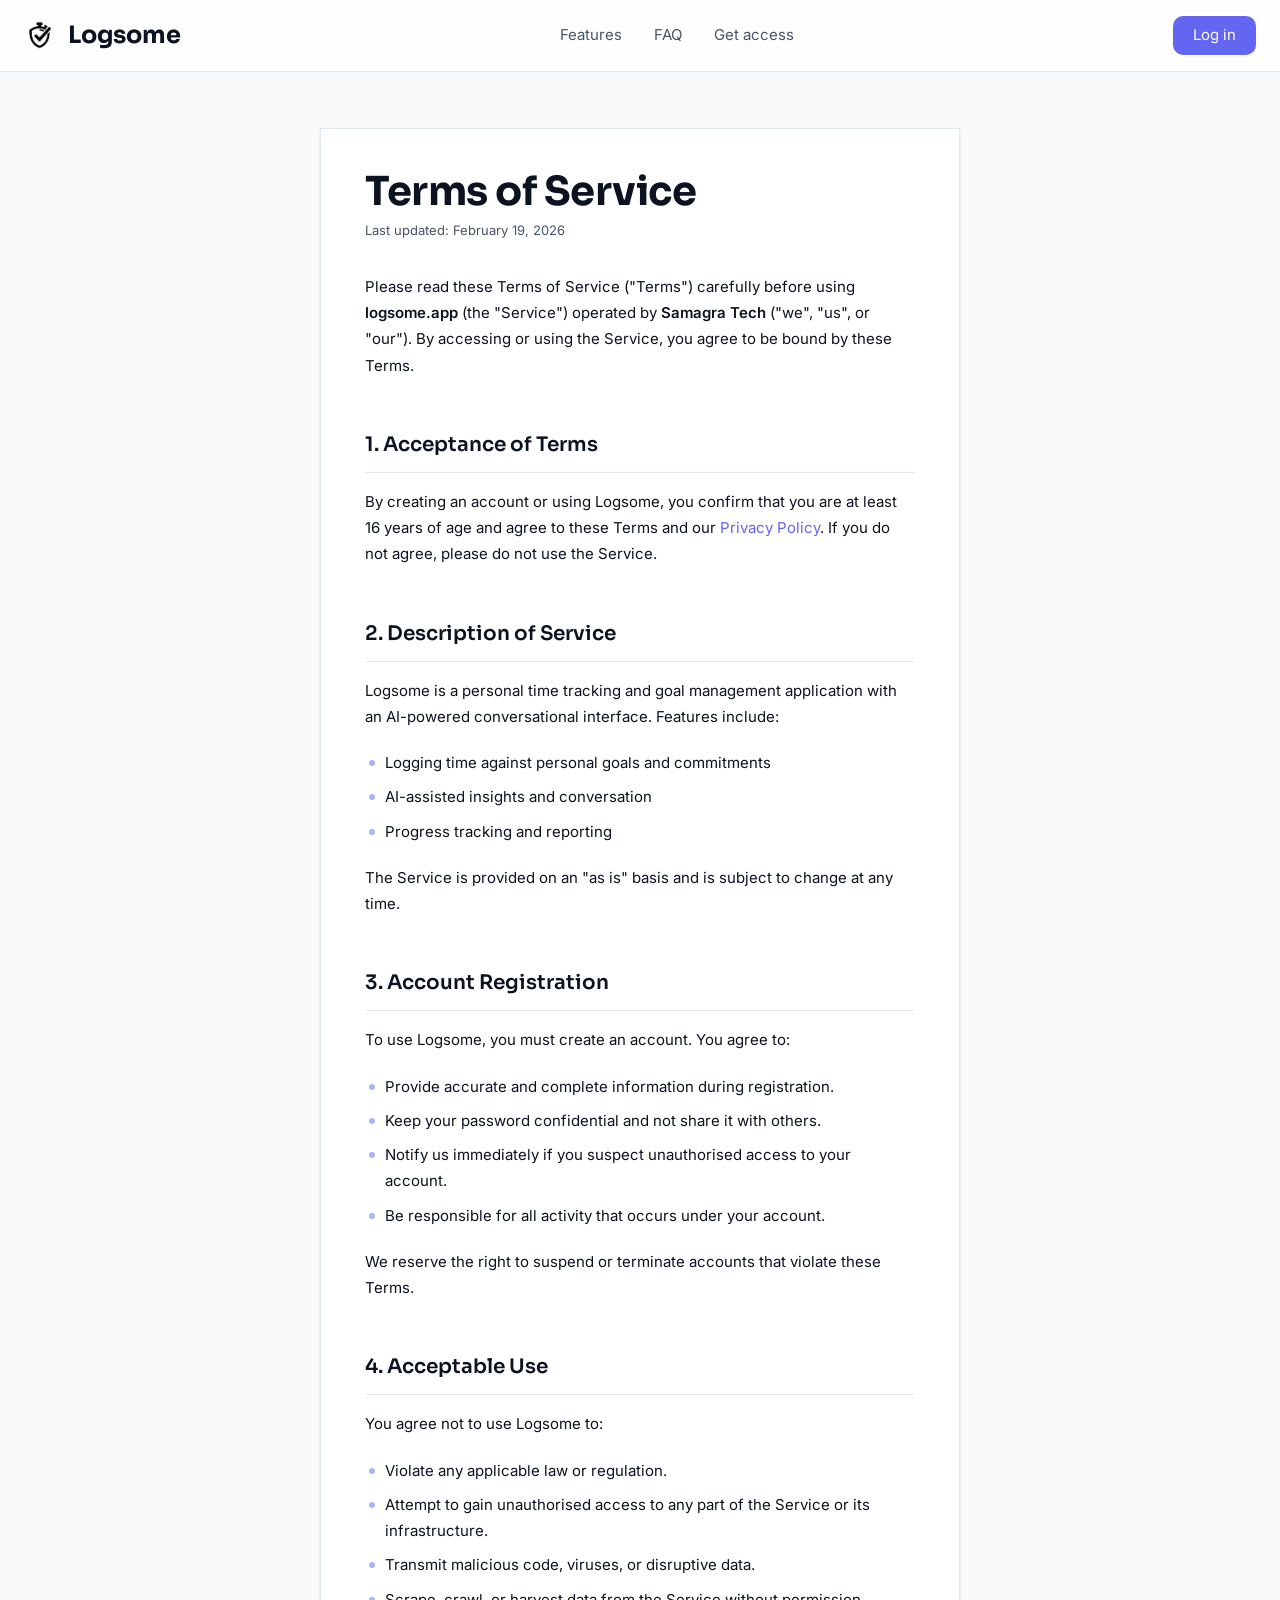
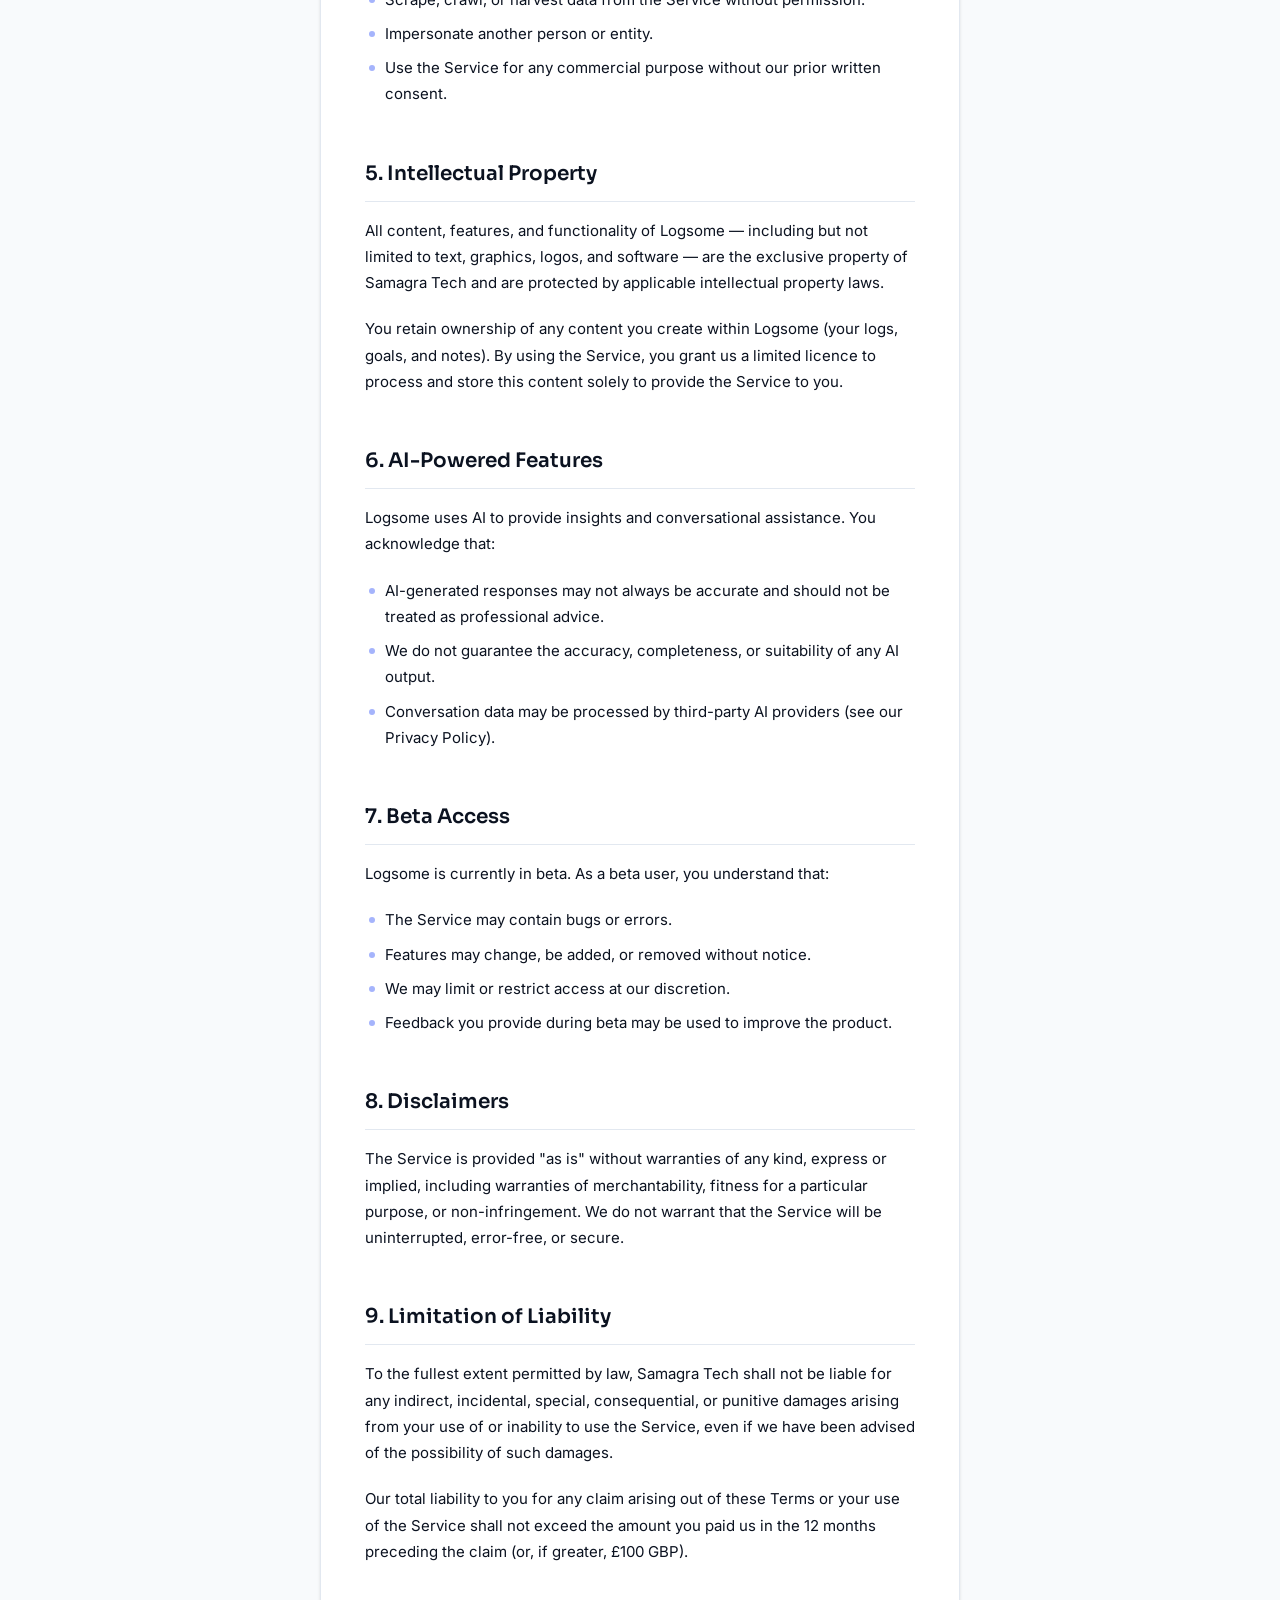
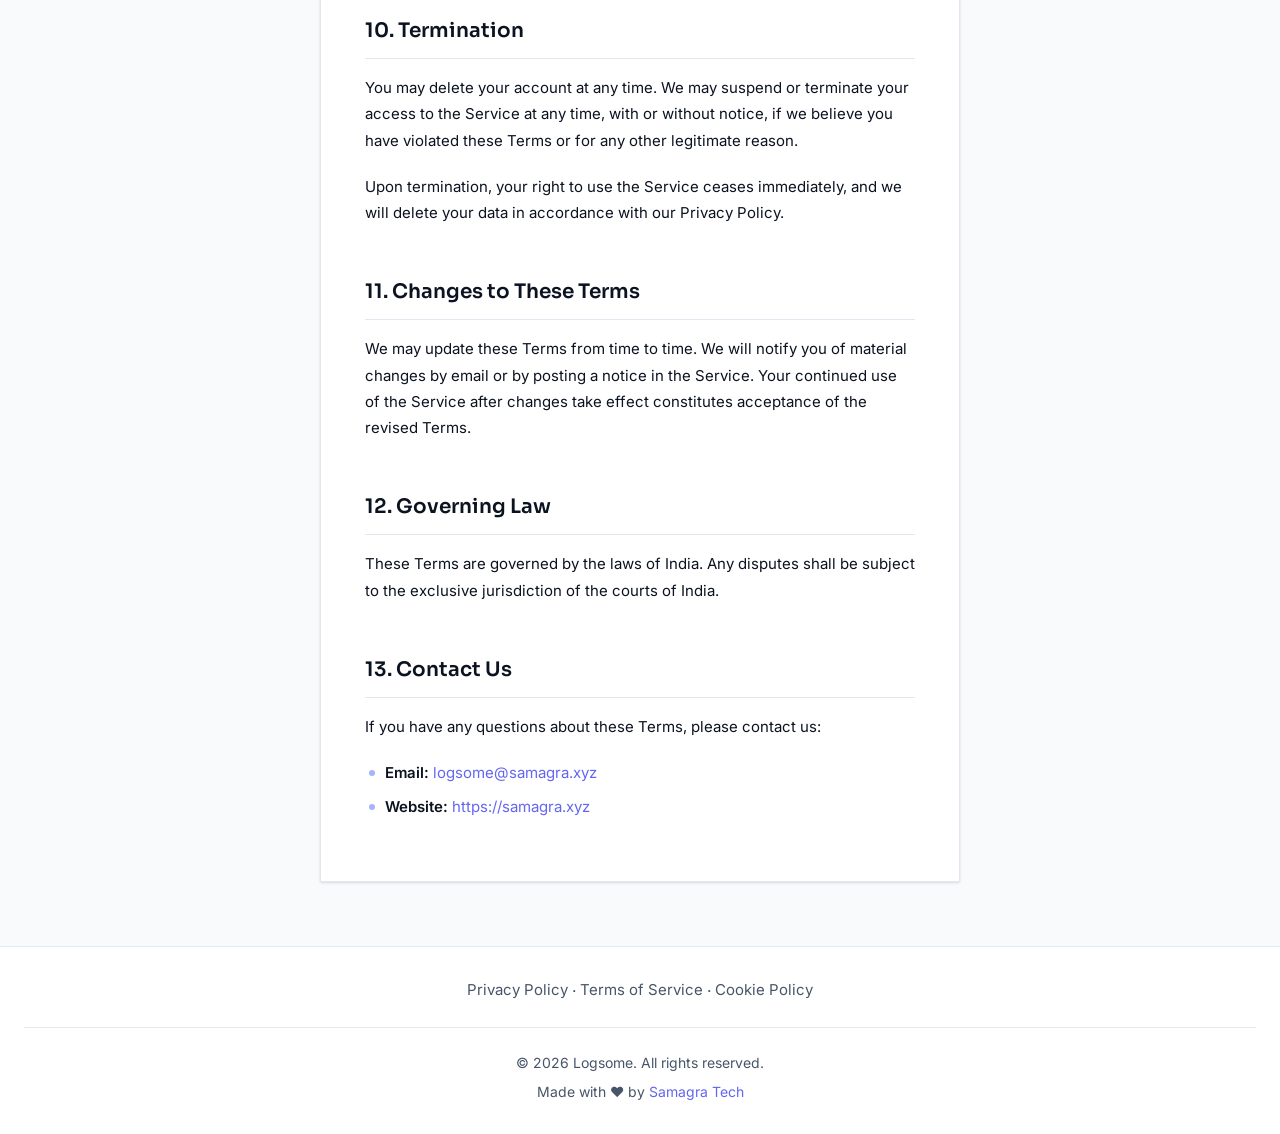
<file: terms-of-service/index.html>
<!DOCTYPE html>
  <html lang="en">
    <head>
      <meta charset="UTF-8" />
      <link rel="icon" type="image/svg+xml" href="/favicon.svg" />
      <meta name="viewport" content="width=device-width, initial-scale=1.0" />
      <title>Logsome</title>
      <script type="module" crossorigin src="/assets/index-u8CtNoHy.js"></script>
      <link rel="stylesheet" crossorigin href="/assets/index-CJ9LyUy2.css">
    </head>

    <body>
      <div id="root"><link rel="preconnect" href="https://fonts.googleapis.com"/><link rel="preconnect" href="https://fonts.gstatic.com" crossorigin="anonymous"/><link href="https://fonts.googleapis.com/css2?family=Sora:wght@600;700&amp;family=Inter:wght@400;500&amp;display=swap" rel="stylesheet"/><div class="min-h-screen bg-[#F8FAFC]"><header class="fixed top-0 left-0 right-0 z-50 bg-white/80 backdrop-blur-md border-b border-border"><div class="max-w-7xl mx-auto px-6 py-4"><div class="flex items-center justify-between"><button class="flex items-center gap-3 cursor-pointer hover:opacity-80 transition-opacity"><img src="/assets/logo-lnxzyij1.png" alt="Logsome logo" class="w-8 h-8"/><span class="text-[24px] font-bold text-foreground font-[family-name:Sora]">Logsome</span></button><nav class="hidden md:flex items-center gap-8"><a href="#features" class="text-[15px] text-secondary hover:text-foreground transition-colors">Features</a><a href="#faq" class="text-[15px] text-secondary hover:text-foreground transition-colors">FAQ</a><a href="#beta-access" class="text-[15px] text-secondary hover:text-foreground transition-colors">Get access</a></nav><div class="flex items-center gap-3"><a href="https://app.logsome.app" class="px-5 py-2 text-[15px] text-white bg-primary rounded-[10px] hover:bg-[#4F46E5] transition-colors">Log in</a></div></div></div></header><main class="max-w-2xl mx-auto px-4 sm:px-8 pt-32 pb-16 mb-16"><div class="bg-white rounded-2xl border border-border shadow-sm px-6 sm:px-10 py-10 sm:py-12"><article class="md-body"><h1>Terms of Service</h1>
<p><em>Last updated: February 19, 2026</em></p>
<p>Please read these Terms of Service (&quot;Terms&quot;) carefully before using <strong>logsome.app</strong> (the &quot;Service&quot;) operated by <strong>Samagra Tech</strong> (&quot;we&quot;, &quot;us&quot;, or &quot;our&quot;). By accessing or using the Service, you agree to be bound by these Terms.</p>
<h2>1. Acceptance of Terms</h2>
<p>By creating an account or using Logsome, you confirm that you are at least 16 years of age and agree to these Terms and our <a href="#">Privacy Policy</a>. If you do not agree, please do not use the Service.</p>
<h2>2. Description of Service</h2>
<p>Logsome is a personal time tracking and goal management application with an AI-powered conversational interface. Features include:</p>
<ul>
<li>Logging time against personal goals and commitments</li>
<li>AI-assisted insights and conversation</li>
<li>Progress tracking and reporting</li>
</ul>
<p>The Service is provided on an &quot;as is&quot; basis and is subject to change at any time.</p>
<h2>3. Account Registration</h2>
<p>To use Logsome, you must create an account. You agree to:</p>
<ul>
<li>Provide accurate and complete information during registration.</li>
<li>Keep your password confidential and not share it with others.</li>
<li>Notify us immediately if you suspect unauthorised access to your account.</li>
<li>Be responsible for all activity that occurs under your account.</li>
</ul>
<p>We reserve the right to suspend or terminate accounts that violate these Terms.</p>
<h2>4. Acceptable Use</h2>
<p>You agree not to use Logsome to:</p>
<ul>
<li>Violate any applicable law or regulation.</li>
<li>Attempt to gain unauthorised access to any part of the Service or its infrastructure.</li>
<li>Transmit malicious code, viruses, or disruptive data.</li>
<li>Scrape, crawl, or harvest data from the Service without permission.</li>
<li>Impersonate another person or entity.</li>
<li>Use the Service for any commercial purpose without our prior written consent.</li>
</ul>
<h2>5. Intellectual Property</h2>
<p>All content, features, and functionality of Logsome — including but not limited to text, graphics, logos, and software — are the exclusive property of Samagra Tech and are protected by applicable intellectual property laws.</p>
<p>You retain ownership of any content you create within Logsome (your logs, goals, and notes). By using the Service, you grant us a limited licence to process and store this content solely to provide the Service to you.</p>
<h2>6. AI-Powered Features</h2>
<p>Logsome uses AI to provide insights and conversational assistance. You acknowledge that:</p>
<ul>
<li>AI-generated responses may not always be accurate and should not be treated as professional advice.</li>
<li>We do not guarantee the accuracy, completeness, or suitability of any AI output.</li>
<li>Conversation data may be processed by third-party AI providers (see our Privacy Policy).</li>
</ul>
<h2>7. Beta Access</h2>
<p>Logsome is currently in beta. As a beta user, you understand that:</p>
<ul>
<li>The Service may contain bugs or errors.</li>
<li>Features may change, be added, or removed without notice.</li>
<li>We may limit or restrict access at our discretion.</li>
<li>Feedback you provide during beta may be used to improve the product.</li>
</ul>
<h2>8. Disclaimers</h2>
<p>The Service is provided &quot;as is&quot; without warranties of any kind, express or implied, including warranties of merchantability, fitness for a particular purpose, or non-infringement. We do not warrant that the Service will be uninterrupted, error-free, or secure.</p>
<h2>9. Limitation of Liability</h2>
<p>To the fullest extent permitted by law, Samagra Tech shall not be liable for any indirect, incidental, special, consequential, or punitive damages arising from your use of or inability to use the Service, even if we have been advised of the possibility of such damages.</p>
<p>Our total liability to you for any claim arising out of these Terms or your use of the Service shall not exceed the amount you paid us in the 12 months preceding the claim (or, if greater, £100 GBP).</p>
<h2>10. Termination</h2>
<p>You may delete your account at any time. We may suspend or terminate your access to the Service at any time, with or without notice, if we believe you have violated these Terms or for any other legitimate reason.</p>
<p>Upon termination, your right to use the Service ceases immediately, and we will delete your data in accordance with our Privacy Policy.</p>
<h2>11. Changes to These Terms</h2>
<p>We may update these Terms from time to time. We will notify you of material changes by email or by posting a notice in the Service. Your continued use of the Service after changes take effect constitutes acceptance of the revised Terms.</p>
<h2>12. Governing Law</h2>
<p>These Terms are governed by the laws of India. Any disputes shall be subject to the exclusive jurisdiction of the courts of India.</p>
<h2>13. Contact Us</h2>
<p>If you have any questions about these Terms, please contact us:</p>
<ul>
<li><strong>Email:</strong> <a href="mailto:logsome@samagra.xyz">logsome@samagra.xyz</a></li>
<li><strong>Website:</strong> <a href="https://samagra.xyz">https://samagra.xyz</a></li>
</ul></article></div></main><footer class="bg-white border-t border-border"><div class="max-w-7xl mx-auto px-6 py-8"><div class="flex flex-wrap items-center justify-center gap-x-3 gap-y-3 mb-6"><a class="text-[15px] text-secondary hover:text-primary transition-colors text-center" href="/privacy-policy" data-discover="true">Privacy Policy</a><span class="inline-block text-secondary select-none px-1">·</span><a class="text-[15px] text-secondary hover:text-primary transition-colors text-center" href="/terms-of-service" data-discover="true">Terms of Service</a><span class="inline-block text-secondary select-none px-1">·</span><a class="text-[15px] text-secondary hover:text-primary transition-colors text-center" href="/cookie-policy" data-discover="true">Cookie Policy</a></div><div class="pt-6 border-t border-border flex flex-col items-center gap-2"><p class="text-[14px] text-secondary text-center">© <!-- -->2026<!-- --> Logsome. All rights reserved.</p><p class="text-[14px] text-secondary">Made with ❤️ by<!-- --> <a href="https://samagra.xyz" target="_blank" rel="noopener noreferrer" class="text-primary hover:underline">Samagra Tech</a></p></div></div></footer></div></div>
    </body>
  </html>
</file>
<file: assets/index-CJ9LyUy2.css>
.md-body{color:#0b1220;font-size:15px;line-height:1.75;font-family:Inter,system-ui,-apple-system,sans-serif;padding:40px 20px}.md-body h1{font-family:Sora,system-ui,sans-serif;font-size:40px;font-weight:700;line-height:1.15;letter-spacing:-.5px;margin:0 0 8px}.md-body h2{font-family:Sora,system-ui,sans-serif;font-size:20px;font-weight:600;margin:48px 0 16px;padding-bottom:10px;border-bottom:1px solid #E2E8F0}.md-body h3{font-size:16px;font-weight:600;margin:24px 0 8px}.md-body p{margin:0 0 20px}.md-body>p:first-of-type em{display:block;font-style:normal;font-size:13px;color:#475569;margin-top:-4px;margin-bottom:32px}.md-body strong{font-weight:600;color:#0b1220}.md-body a{color:#6366f1;text-decoration:none;text-underline-offset:2px}.md-body a:hover{text-decoration:underline}.md-body ul,.md-body ol{margin:0 0 20px;padding-left:20px}.md-body ul{list-style:none;padding-left:0}.md-body ul li{padding-left:20px;position:relative;margin-bottom:8px}.md-body ul li:before{content:"";position:absolute;left:4px;top:10px;width:6px;height:6px;border-radius:50%;background:#a5b4fc}.md-body ol li{margin-bottom:8px}.md-body table{width:100%;border-collapse:collapse;font-size:14px;margin:24px 0;border:1px solid #E2E8F0;border-radius:12px;overflow:hidden}.md-body thead{background:#f8fafc;text-transform:uppercase;font-size:11px;letter-spacing:.05em;color:#475569}.md-body th,.md-body td{padding:12px 16px;text-align:left}.md-body tbody tr{border-top:1px solid #E2E8F0}.md-body code{font-family:Fira Mono,Consolas,monospace;font-size:13px;background:#f1f5f9;padding:2px 6px;border-radius:4px}.md-body blockquote{border-left:4px solid #c7d2fe;padding-left:16px;margin:16px 0;color:#475569;font-style:italic}.md-body hr{border:none;border-top:1px solid #E2E8F0;margin:40px 0}/*! tailwindcss v4.1.3 | MIT License | https://tailwindcss.com */@layer properties{@supports (((-webkit-hyphens: none)) and (not (margin-trim: inline))) or ((-moz-orient: inline) and (not (color: rgb(from red r g b)))){*,:before,:after,::backdrop{--tw-space-y-reverse: 0;--tw-border-style: solid;--tw-gradient-position: initial;--tw-gradient-from: #0000;--tw-gradient-via: #0000;--tw-gradient-to: #0000;--tw-gradient-stops: initial;--tw-gradient-via-stops: initial;--tw-gradient-from-position: 0%;--tw-gradient-via-position: 50%;--tw-gradient-to-position: 100%;--tw-leading: initial;--tw-font-weight: initial;--tw-tracking: initial;--tw-shadow: 0 0 #0000;--tw-shadow-color: initial;--tw-shadow-alpha: 100%;--tw-inset-shadow: 0 0 #0000;--tw-inset-shadow-color: initial;--tw-inset-shadow-alpha: 100%;--tw-ring-color: initial;--tw-ring-shadow: 0 0 #0000;--tw-inset-ring-color: initial;--tw-inset-ring-shadow: 0 0 #0000;--tw-ring-inset: initial;--tw-ring-offset-width: 0px;--tw-ring-offset-color: #fff;--tw-ring-offset-shadow: 0 0 #0000;--tw-backdrop-blur: initial;--tw-backdrop-brightness: initial;--tw-backdrop-contrast: initial;--tw-backdrop-grayscale: initial;--tw-backdrop-hue-rotate: initial;--tw-backdrop-invert: initial;--tw-backdrop-opacity: initial;--tw-backdrop-saturate: initial;--tw-backdrop-sepia: initial}}}@layer theme{:root,:host{--font-sans: ui-sans-serif, system-ui, sans-serif, "Apple Color Emoji", "Segoe UI Emoji", "Segoe UI Symbol", "Noto Color Emoji";--font-mono: ui-monospace, SFMono-Regular, Menlo, Monaco, Consolas, "Liberation Mono", "Courier New", monospace;--color-green-500: oklch(.723 .219 149.579);--color-white: #fff;--spacing: .25rem;--container-md: 28rem;--container-xl: 36rem;--container-2xl: 42rem;--container-3xl: 48rem;--container-5xl: 64rem;--container-6xl: 72rem;--container-7xl: 80rem;--text-base: 1rem;--text-lg: 1.125rem;--text-xl: 1.25rem;--text-2xl: 1.5rem;--font-weight-normal: 400;--font-weight-medium: 500;--font-weight-semibold: 600;--font-weight-bold: 700;--tracking-wide: .025em;--leading-tight: 1.25;--leading-snug: 1.375;--leading-relaxed: 1.625;--blur-md: 12px;--default-transition-duration: .15s;--default-transition-timing-function: cubic-bezier(.4, 0, .2, 1);--default-font-family: var(--font-sans);--default-font-feature-settings: var(--font-sans--font-feature-settings);--default-font-variation-settings: var(--font-sans--font-variation-settings);--default-mono-font-family: var(--font-mono);--default-mono-font-feature-settings: var(--font-mono--font-feature-settings);--default-mono-font-variation-settings: var(--font-mono--font-variation-settings)}}@layer base{*,:after,:before,::backdrop{box-sizing:border-box;border:0 solid;margin:0;padding:0}::file-selector-button{box-sizing:border-box;border:0 solid;margin:0;padding:0}html,:host{-webkit-text-size-adjust:100%;tab-size:4;line-height:1.5;font-family:var(--default-font-family, ui-sans-serif, system-ui, sans-serif, "Apple Color Emoji", "Segoe UI Emoji", "Segoe UI Symbol", "Noto Color Emoji");font-feature-settings:var(--default-font-feature-settings, normal);font-variation-settings:var(--default-font-variation-settings, normal);-webkit-tap-highlight-color:transparent}body{line-height:inherit}hr{height:0;color:inherit;border-top-width:1px}abbr:where([title]){-webkit-text-decoration:underline dotted;text-decoration:underline dotted}h1,h2,h3,h4,h5,h6{font-size:inherit;font-weight:inherit}a{color:inherit;-webkit-text-decoration:inherit;text-decoration:inherit}b,strong{font-weight:bolder}code,kbd,samp,pre{font-family:var(--default-mono-font-family, ui-monospace, SFMono-Regular, Menlo, Monaco, Consolas, "Liberation Mono", "Courier New", monospace);font-feature-settings:var(--default-mono-font-feature-settings, normal);font-variation-settings:var(--default-mono-font-variation-settings, normal);font-size:1em}small{font-size:80%}sub,sup{vertical-align:baseline;font-size:75%;line-height:0;position:relative}sub{bottom:-.25em}sup{top:-.5em}table{text-indent:0;border-color:inherit;border-collapse:collapse}:-moz-focusring{outline:auto}progress{vertical-align:baseline}summary{display:list-item}ol,ul,menu{list-style:none}img,svg,video,canvas,audio,iframe,embed,object{vertical-align:middle;display:block}img,video{max-width:100%;height:auto}button,input,select,optgroup,textarea{font:inherit;font-feature-settings:inherit;font-variation-settings:inherit;letter-spacing:inherit;color:inherit;opacity:1;background-color:#0000;border-radius:0}::file-selector-button{font:inherit;font-feature-settings:inherit;font-variation-settings:inherit;letter-spacing:inherit;color:inherit;opacity:1;background-color:#0000;border-radius:0}:where(select:is([multiple],[size])) optgroup{font-weight:bolder}:where(select:is([multiple],[size])) optgroup option{padding-inline-start:20px}::file-selector-button{margin-inline-end:4px}::placeholder{opacity:1;color:currentColor}@supports (color: color-mix(in lab,red,red)){::placeholder{color:color-mix(in oklab,currentColor 50%,transparent)}}textarea{resize:vertical}::-webkit-search-decoration{-webkit-appearance:none}::-webkit-date-and-time-value{min-height:1lh;text-align:inherit}::-webkit-datetime-edit{display:inline-flex}::-webkit-datetime-edit-fields-wrapper{padding:0}::-webkit-datetime-edit{padding-block:0}::-webkit-datetime-edit-year-field{padding-block:0}::-webkit-datetime-edit-month-field{padding-block:0}::-webkit-datetime-edit-day-field{padding-block:0}::-webkit-datetime-edit-hour-field{padding-block:0}::-webkit-datetime-edit-minute-field{padding-block:0}::-webkit-datetime-edit-second-field{padding-block:0}::-webkit-datetime-edit-millisecond-field{padding-block:0}::-webkit-datetime-edit-meridiem-field{padding-block:0}:-moz-ui-invalid{box-shadow:none}button,input:where([type=button],[type=reset],[type=submit]){appearance:button}::file-selector-button{appearance:button}::-webkit-inner-spin-button{height:auto}::-webkit-outer-spin-button{height:auto}[hidden]:where(:not([hidden=until-found])){display:none!important}body{background-color:var(--background);color:var(--foreground)}*{border-color:var(--border);outline-color:var(--ring)}@supports (color: color-mix(in lab,red,red)){*{outline-color:color-mix(in oklab,var(--ring) 50%,transparent)}}body{background-color:var(--background);color:var(--foreground);-webkit-font-smoothing:antialiased;-moz-osx-font-smoothing:grayscale;font-family:Inter,system-ui,-apple-system,sans-serif}:where(:not(:has([class*=" text-"]),:not(:has([class^=text-])))) h1,:where(:not(:has([class*=" text-"]),:not(:has([class^=text-])))) h2,:where(:not(:has([class*=" text-"]),:not(:has([class^=text-])))) h3,:where(:not(:has([class*=" text-"]),:not(:has([class^=text-])))) h4,:where(:not(:has([class*=" text-"]),:not(:has([class^=text-])))) h5,:where(:not(:has([class*=" text-"]),:not(:has([class^=text-])))) h6{font-family:Sora,system-ui,-apple-system,sans-serif}:where(:not(:has([class*=" text-"]),:not(:has([class^=text-])))) h1{font-size:var(--text-2xl);font-weight:700;line-height:1.2}:where(:not(:has([class*=" text-"]),:not(:has([class^=text-])))) h2{font-size:var(--text-xl);font-weight:600;line-height:1.3}:where(:not(:has([class*=" text-"]),:not(:has([class^=text-])))) h3{font-size:var(--text-lg);font-weight:600;line-height:1.4}:where(:not(:has([class*=" text-"]),:not(:has([class^=text-])))) h4{font-size:var(--text-base);font-weight:600;line-height:1.5}:where(:not(:has([class*=" text-"]),:not(:has([class^=text-])))) label,:where(:not(:has([class*=" text-"]),:not(:has([class^=text-])))) button{font-size:var(--text-base);font-weight:var(--font-weight-medium);line-height:1.5}:where(:not(:has([class*=" text-"]),:not(:has([class^=text-])))) input{font-size:var(--text-base);font-weight:var(--font-weight-normal);line-height:1.5}}@layer utilities{.absolute{position:absolute}.fixed{position:fixed}.relative{position:relative}.-top-4{top:calc(var(--spacing) * -4)}.top-0{top:calc(var(--spacing) * 0)}.top-10{top:calc(var(--spacing) * 10)}.right-0{right:calc(var(--spacing) * 0)}.left-0{left:calc(var(--spacing) * 0)}.left-8{left:calc(var(--spacing) * 8)}.left-\[calc\(50\%\+2rem\)\]{left:calc(50% + 2rem)}.z-50{z-index:50}.mx-auto{margin-inline:auto}.mt-1{margin-top:calc(var(--spacing) * 1)}.mt-1\.5{margin-top:calc(var(--spacing) * 1.5)}.mt-2{margin-top:calc(var(--spacing) * 2)}.mt-4{margin-top:calc(var(--spacing) * 4)}.mb-2{margin-bottom:calc(var(--spacing) * 2)}.mb-3{margin-bottom:calc(var(--spacing) * 3)}.mb-4{margin-bottom:calc(var(--spacing) * 4)}.mb-5{margin-bottom:calc(var(--spacing) * 5)}.mb-6{margin-bottom:calc(var(--spacing) * 6)}.mb-8{margin-bottom:calc(var(--spacing) * 8)}.mb-10{margin-bottom:calc(var(--spacing) * 10)}.mb-12{margin-bottom:calc(var(--spacing) * 12)}.mb-16{margin-bottom:calc(var(--spacing) * 16)}.flex{display:flex}.grid{display:grid}.hidden{display:none}.inline-flex{display:inline-flex}.h-4{height:calc(var(--spacing) * 4)}.h-5{height:calc(var(--spacing) * 5)}.h-6{height:calc(var(--spacing) * 6)}.h-8{height:calc(var(--spacing) * 8)}.h-10{height:calc(var(--spacing) * 10)}.h-12{height:calc(var(--spacing) * 12)}.h-16{height:calc(var(--spacing) * 16)}.h-\[2px\]{height:2px}.min-h-screen{min-height:100vh}.w-4{width:calc(var(--spacing) * 4)}.w-5{width:calc(var(--spacing) * 5)}.w-6{width:calc(var(--spacing) * 6)}.w-8{width:calc(var(--spacing) * 8)}.w-10{width:calc(var(--spacing) * 10)}.w-12{width:calc(var(--spacing) * 12)}.w-16{width:calc(var(--spacing) * 16)}.w-\[calc\(100\%-4rem\)\]{width:calc(100% - 4rem)}.w-full{width:100%}.max-w-2xl{max-width:var(--container-2xl)}.max-w-3xl{max-width:var(--container-3xl)}.max-w-5xl{max-width:var(--container-5xl)}.max-w-6xl{max-width:var(--container-6xl)}.max-w-7xl{max-width:var(--container-7xl)}.max-w-md{max-width:var(--container-md)}.max-w-xl{max-width:var(--container-xl)}.flex-1{flex:1}.flex-shrink-0{flex-shrink:0}.flex-col{flex-direction:column}.flex-wrap{flex-wrap:wrap}.items-center{align-items:center}.items-start{align-items:flex-start}.justify-between{justify-content:space-between}.justify-center{justify-content:center}.justify-start{justify-content:flex-start}.gap-2{gap:calc(var(--spacing) * 2)}.gap-3{gap:calc(var(--spacing) * 3)}.gap-4{gap:calc(var(--spacing) * 4)}.gap-6{gap:calc(var(--spacing) * 6)}.gap-8{gap:calc(var(--spacing) * 8)}:where(.space-y-2>:not(:last-child)){--tw-space-y-reverse: 0;margin-block-start:calc(calc(var(--spacing) * 2) * var(--tw-space-y-reverse));margin-block-end:calc(calc(var(--spacing) * 2) * calc(1 - var(--tw-space-y-reverse)))}:where(.space-y-4>:not(:last-child)){--tw-space-y-reverse: 0;margin-block-start:calc(calc(var(--spacing) * 4) * var(--tw-space-y-reverse));margin-block-end:calc(calc(var(--spacing) * 4) * calc(1 - var(--tw-space-y-reverse)))}:where(.space-y-16>:not(:last-child)){--tw-space-y-reverse: 0;margin-block-start:calc(calc(var(--spacing) * 16) * var(--tw-space-y-reverse));margin-block-end:calc(calc(var(--spacing) * 16) * calc(1 - var(--tw-space-y-reverse)))}.overflow-hidden{overflow:hidden}.rounded-\[10px\]{border-radius:10px}.rounded-\[12px\]{border-radius:12px}.rounded-\[16px\]{border-radius:16px}.rounded-full{border-radius:3.40282e38px}.border{border-style:var(--tw-border-style);border-width:1px}.border-2{border-style:var(--tw-border-style);border-width:2px}.border-t{border-top-style:var(--tw-border-style);border-top-width:1px}.border-b{border-bottom-style:var(--tw-border-style);border-bottom-width:1px}.border-border{border-color:var(--border)}.border-primary,.border-primary\/30{border-color:var(--primary)}@supports (color: color-mix(in lab,red,red)){.border-primary\/30{border-color:color-mix(in oklab,var(--primary) 30%,transparent)}}.bg-background{background-color:var(--background)}.bg-border{background-color:var(--border)}.bg-card{background-color:var(--card)}.bg-primary,.bg-primary\/10{background-color:var(--primary)}@supports (color: color-mix(in lab,red,red)){.bg-primary\/10{background-color:color-mix(in oklab,var(--primary) 10%,transparent)}}.bg-white{background-color:var(--color-white)}.bg-white\/80{background-color:#fffc}@supports (color: color-mix(in lab,red,red)){.bg-white\/80{background-color:color-mix(in oklab,var(--color-white) 80%,transparent)}}.bg-gradient-to-b{--tw-gradient-position: to bottom in oklab;background-image:linear-gradient(var(--tw-gradient-stops))}.bg-gradient-to-br{--tw-gradient-position: to bottom right in oklab;background-image:linear-gradient(var(--tw-gradient-stops))}.from-background{--tw-gradient-from: var(--background);--tw-gradient-stops: var(--tw-gradient-via-stops, var(--tw-gradient-position), var(--tw-gradient-from) var(--tw-gradient-from-position), var(--tw-gradient-to) var(--tw-gradient-to-position))}.from-primary\/5{--tw-gradient-from: var(--primary);--tw-gradient-stops: var(--tw-gradient-via-stops, var(--tw-gradient-position), var(--tw-gradient-from) var(--tw-gradient-from-position), var(--tw-gradient-to) var(--tw-gradient-to-position))}@supports (color: color-mix(in lab,red,red)){.from-primary\/5{--tw-gradient-from: color-mix(in oklab, var(--primary) 5%, transparent)}}.to-primary\/10{--tw-gradient-to: var(--primary);--tw-gradient-stops: var(--tw-gradient-via-stops, var(--tw-gradient-position), var(--tw-gradient-from) var(--tw-gradient-from-position), var(--tw-gradient-to) var(--tw-gradient-to-position))}@supports (color: color-mix(in lab,red,red)){.to-primary\/10{--tw-gradient-to: color-mix(in oklab, var(--primary) 10%, transparent)}}.to-white{--tw-gradient-to: var(--color-white);--tw-gradient-stops: var(--tw-gradient-via-stops, var(--tw-gradient-position), var(--tw-gradient-from) var(--tw-gradient-from-position), var(--tw-gradient-to) var(--tw-gradient-to-position))}.p-6{padding:calc(var(--spacing) * 6)}.p-8{padding:calc(var(--spacing) * 8)}.px-4{padding-inline:calc(var(--spacing) * 4)}.px-5{padding-inline:calc(var(--spacing) * 5)}.px-6{padding-inline:calc(var(--spacing) * 6)}.px-8{padding-inline:calc(var(--spacing) * 8)}.py-2{padding-block:calc(var(--spacing) * 2)}.py-3{padding-block:calc(var(--spacing) * 3)}.py-4{padding-block:calc(var(--spacing) * 4)}.py-6{padding-block:calc(var(--spacing) * 6)}.py-8{padding-block:calc(var(--spacing) * 8)}.py-20{padding-block:calc(var(--spacing) * 20)}.py-24{padding-block:calc(var(--spacing) * 24)}.pt-0{padding-top:calc(var(--spacing) * 0)}.pt-2{padding-top:calc(var(--spacing) * 2)}.pt-6{padding-top:calc(var(--spacing) * 6)}.pt-32{padding-top:calc(var(--spacing) * 32)}.pr-4{padding-right:calc(var(--spacing) * 4)}.pb-6{padding-bottom:calc(var(--spacing) * 6)}.pb-20{padding-bottom:calc(var(--spacing) * 20)}.pl-1{padding-left:calc(var(--spacing) * 1)}.text-center{text-align:center}.text-left{text-align:left}.font-\[family-name\:Sora\]{font-family:Sora}.text-\[13px\]{font-size:13px}.text-\[14px\]{font-size:14px}.text-\[15px\]{font-size:15px}.text-\[16px\]{font-size:16px}.text-\[17px\]{font-size:17px}.text-\[18px\]{font-size:18px}.text-\[24px\]{font-size:24px}.text-\[28px\]{font-size:28px}.text-\[36px\]{font-size:36px}.text-\[40px\]{font-size:40px}.text-\[48px\]{font-size:48px}.leading-\[1\.1\]{--tw-leading: 1.1;line-height:1.1}.leading-relaxed{--tw-leading: var(--leading-relaxed);line-height:var(--leading-relaxed)}.leading-snug{--tw-leading: var(--leading-snug);line-height:var(--leading-snug)}.leading-tight{--tw-leading: var(--leading-tight);line-height:var(--leading-tight)}.font-bold{--tw-font-weight: var(--font-weight-bold);font-weight:var(--font-weight-bold)}.font-medium{--tw-font-weight: var(--font-weight-medium);font-weight:var(--font-weight-medium)}.font-semibold{--tw-font-weight: var(--font-weight-semibold);font-weight:var(--font-weight-semibold)}.tracking-wide{--tw-tracking: var(--tracking-wide);letter-spacing:var(--tracking-wide)}.whitespace-nowrap{white-space:nowrap}.text-foreground{color:var(--foreground)}.text-green-500{color:var(--color-green-500)}.text-primary{color:var(--primary)}.text-secondary,.text-secondary\/80{color:var(--secondary)}@supports (color: color-mix(in lab,red,red)){.text-secondary\/80{color:color-mix(in oklab,var(--secondary) 80%,transparent)}}.text-secondary\/90{color:var(--secondary)}@supports (color: color-mix(in lab,red,red)){.text-secondary\/90{color:color-mix(in oklab,var(--secondary) 90%,transparent)}}.text-white{color:var(--color-white)}.uppercase{text-transform:uppercase}.italic{font-style:italic}.shadow-md{--tw-shadow: 0 4px 6px -1px var(--tw-shadow-color, #0000001a), 0 2px 4px -2px var(--tw-shadow-color, #0000001a);box-shadow:var(--tw-inset-shadow),var(--tw-inset-ring-shadow),var(--tw-ring-offset-shadow),var(--tw-ring-shadow),var(--tw-shadow)}.shadow-sm{--tw-shadow: 0 1px 3px 0 var(--tw-shadow-color, #0000001a), 0 1px 2px -1px var(--tw-shadow-color, #0000001a);box-shadow:var(--tw-inset-shadow),var(--tw-inset-ring-shadow),var(--tw-ring-offset-shadow),var(--tw-ring-shadow),var(--tw-shadow)}.backdrop-blur-md{--tw-backdrop-blur: blur(var(--blur-md));-webkit-backdrop-filter:var(--tw-backdrop-blur, ) var(--tw-backdrop-brightness, ) var(--tw-backdrop-contrast, ) var(--tw-backdrop-grayscale, ) var(--tw-backdrop-hue-rotate, ) var(--tw-backdrop-invert, ) var(--tw-backdrop-opacity, ) var(--tw-backdrop-saturate, ) var(--tw-backdrop-sepia, );backdrop-filter:var(--tw-backdrop-blur, ) var(--tw-backdrop-brightness, ) var(--tw-backdrop-contrast, ) var(--tw-backdrop-grayscale, ) var(--tw-backdrop-hue-rotate, ) var(--tw-backdrop-invert, ) var(--tw-backdrop-opacity, ) var(--tw-backdrop-saturate, ) var(--tw-backdrop-sepia, )}.transition-colors{transition-property:color,background-color,border-color,outline-color,text-decoration-color,fill,stroke,--tw-gradient-from,--tw-gradient-via,--tw-gradient-to;transition-timing-function:var(--tw-ease, var(--default-transition-timing-function));transition-duration:var(--tw-duration, var(--default-transition-duration))}.transition-shadow{transition-property:box-shadow;transition-timing-function:var(--tw-ease, var(--default-transition-timing-function));transition-duration:var(--tw-duration, var(--default-transition-duration))}@media(hover:hover){.hover\:bg-\[\#4F46E5\]:hover{background-color:#4f46e5}}@media(hover:hover){.hover\:bg-background\/50:hover{background-color:var(--background)}@supports (color: color-mix(in lab,red,red)){.hover\:bg-background\/50:hover{background-color:color-mix(in oklab,var(--background) 50%,transparent)}}}@media(hover:hover){.hover\:bg-primary\/5:hover{background-color:var(--primary)}@supports (color: color-mix(in lab,red,red)){.hover\:bg-primary\/5:hover{background-color:color-mix(in oklab,var(--primary) 5%,transparent)}}}@media(hover:hover){.hover\:bg-primary\/90:hover{background-color:var(--primary)}@supports (color: color-mix(in lab,red,red)){.hover\:bg-primary\/90:hover{background-color:color-mix(in oklab,var(--primary) 90%,transparent)}}}@media(hover:hover){.hover\:text-foreground:hover{color:var(--foreground)}}@media(hover:hover){.hover\:text-primary:hover{color:var(--primary)}}@media(hover:hover){.hover\:underline:hover{text-decoration-line:underline}}@media(hover:hover){.hover\:shadow-md:hover{--tw-shadow: 0 4px 6px -1px var(--tw-shadow-color, #0000001a), 0 2px 4px -2px var(--tw-shadow-color, #0000001a);box-shadow:var(--tw-inset-shadow),var(--tw-inset-ring-shadow),var(--tw-ring-offset-shadow),var(--tw-ring-shadow),var(--tw-shadow)}}.focus\:border-primary:focus{border-color:var(--primary)}.focus\:outline-none:focus{--tw-outline-style: none;outline-style:none}@media(width>=40rem){.sm\:flex{display:flex}}@media(width>=40rem){.sm\:flex-row{flex-direction:row}}.px-1{padding-inline:calc(var(--spacing) * 1)}.max-w-\[800px\]{max-width:800px}@media(width>=40rem){.sm\:inline-block{display:inline-block}}@media(width>=48rem){.md\:block{display:block}}@media(width>=48rem){.md\:flex{display:flex}}@media(width>=48rem){.md\:grid-cols-2{grid-template-columns:repeat(2,minmax(0,1fr))}}@media(width>=48rem){.md\:grid-cols-3{grid-template-columns:repeat(3,minmax(0,1fr))}}@media(width>=48rem){.md\:flex-row{flex-direction:row}}@media(width>=48rem){.md\:justify-center{justify-content:center}}@media(width>=48rem){.md\:text-\[56px\]{font-size:56px}}}:root{--font-size: 16px;--font-heading: "Sora", system-ui, -apple-system, sans-serif;--font-body: "Inter", system-ui, -apple-system, sans-serif;--background: #f8fafc;--foreground: #0b1220;--card: #fff;--card-foreground: #0b1220;--popover: oklch(1 0 0);--popover-foreground: #0b1220;--primary: #6366f1;--primary-foreground: #fff;--secondary: #475569;--secondary-foreground: #fff;--muted: #e2e8f0;--muted-foreground: #475569;--accent: #10b981;--accent-foreground: #fff;--destructive: #d4183d;--destructive-foreground: #fff;--border: #e2e8f0;--input: transparent;--input-background: #f3f3f5;--switch-background: #cbced4;--font-weight-medium: 500;--font-weight-normal: 400;--ring: #6366f1;--chart-1: oklch(.646 .222 41.116);--chart-2: oklch(.6 .118 184.704);--chart-3: oklch(.398 .07 227.392);--chart-4: oklch(.828 .189 84.429);--chart-5: oklch(.769 .188 70.08);--radius: .625rem;--sidebar: oklch(.985 0 0);--sidebar-foreground: oklch(.145 0 0);--sidebar-primary: #030213;--sidebar-primary-foreground: oklch(.985 0 0);--sidebar-accent: oklch(.97 0 0);--sidebar-accent-foreground: oklch(.205 0 0);--sidebar-border: oklch(.922 0 0);--sidebar-ring: oklch(.708 0 0)}.dark{--background: oklch(.145 0 0);--foreground: oklch(.985 0 0);--card: oklch(.145 0 0);--card-foreground: oklch(.985 0 0);--popover: oklch(.145 0 0);--popover-foreground: oklch(.985 0 0);--primary: oklch(.985 0 0);--primary-foreground: oklch(.205 0 0);--secondary: oklch(.269 0 0);--secondary-foreground: oklch(.985 0 0);--muted: oklch(.269 0 0);--muted-foreground: oklch(.708 0 0);--accent: oklch(.269 0 0);--accent-foreground: oklch(.985 0 0);--destructive: oklch(.396 .141 25.723);--destructive-foreground: oklch(.637 .237 25.331);--border: oklch(.269 0 0);--input: oklch(.269 0 0);--ring: oklch(.439 0 0);--font-weight-medium: 500;--font-weight-normal: 400;--chart-1: oklch(.488 .243 264.376);--chart-2: oklch(.696 .17 162.48);--chart-3: oklch(.769 .188 70.08);--chart-4: oklch(.627 .265 303.9);--chart-5: oklch(.645 .246 16.439);--sidebar: oklch(.205 0 0);--sidebar-foreground: oklch(.985 0 0);--sidebar-primary: oklch(.488 .243 264.376);--sidebar-primary-foreground: oklch(.985 0 0);--sidebar-accent: oklch(.269 0 0);--sidebar-accent-foreground: oklch(.985 0 0);--sidebar-border: oklch(.269 0 0);--sidebar-ring: oklch(.439 0 0)}html{font-size:var(--font-size)}@property --tw-space-y-reverse{syntax: "*"; inherits: false; initial-value: 0;}@property --tw-border-style{syntax: "*"; inherits: false; initial-value: solid;}@property --tw-gradient-position{syntax: "*"; inherits: false}@property --tw-gradient-from{syntax: "<color>"; inherits: false; initial-value: #0000;}@property --tw-gradient-via{syntax: "<color>"; inherits: false; initial-value: #0000;}@property --tw-gradient-to{syntax: "<color>"; inherits: false; initial-value: #0000;}@property --tw-gradient-stops{syntax: "*"; inherits: false}@property --tw-gradient-via-stops{syntax: "*"; inherits: false}@property --tw-gradient-from-position{syntax: "<length-percentage>"; inherits: false; initial-value: 0%;}@property --tw-gradient-via-position{syntax: "<length-percentage>"; inherits: false; initial-value: 50%;}@property --tw-gradient-to-position{syntax: "<length-percentage>"; inherits: false; initial-value: 100%;}@property --tw-leading{syntax: "*"; inherits: false}@property --tw-font-weight{syntax: "*"; inherits: false}@property --tw-tracking{syntax: "*"; inherits: false}@property --tw-shadow{syntax: "*"; inherits: false; initial-value: 0 0 #0000;}@property --tw-shadow-color{syntax: "*"; inherits: false}@property --tw-shadow-alpha{syntax: "<percentage>"; inherits: false; initial-value: 100%;}@property --tw-inset-shadow{syntax: "*"; inherits: false; initial-value: 0 0 #0000;}@property --tw-inset-shadow-color{syntax: "*"; inherits: false}@property --tw-inset-shadow-alpha{syntax: "<percentage>"; inherits: false; initial-value: 100%;}@property --tw-ring-color{syntax: "*"; inherits: false}@property --tw-ring-shadow{syntax: "*"; inherits: false; initial-value: 0 0 #0000;}@property --tw-inset-ring-color{syntax: "*"; inherits: false}@property --tw-inset-ring-shadow{syntax: "*"; inherits: false; initial-value: 0 0 #0000;}@property --tw-ring-inset{syntax: "*"; inherits: false}@property --tw-ring-offset-width{syntax: "<length>"; inherits: false; initial-value: 0;}@property --tw-ring-offset-color{syntax: "*"; inherits: false; initial-value: #fff;}@property --tw-ring-offset-shadow{syntax: "*"; inherits: false; initial-value: 0 0 #0000;}@property --tw-backdrop-blur{syntax: "*"; inherits: false}@property --tw-backdrop-brightness{syntax: "*"; inherits: false}@property --tw-backdrop-contrast{syntax: "*"; inherits: false}@property --tw-backdrop-grayscale{syntax: "*"; inherits: false}@property --tw-backdrop-hue-rotate{syntax: "*"; inherits: false}@property --tw-backdrop-invert{syntax: "*"; inherits: false}@property --tw-backdrop-opacity{syntax: "*"; inherits: false}@property --tw-backdrop-saturate{syntax: "*"; inherits: false}@property --tw-backdrop-sepia{syntax: "*"; inherits: false}
</file>
